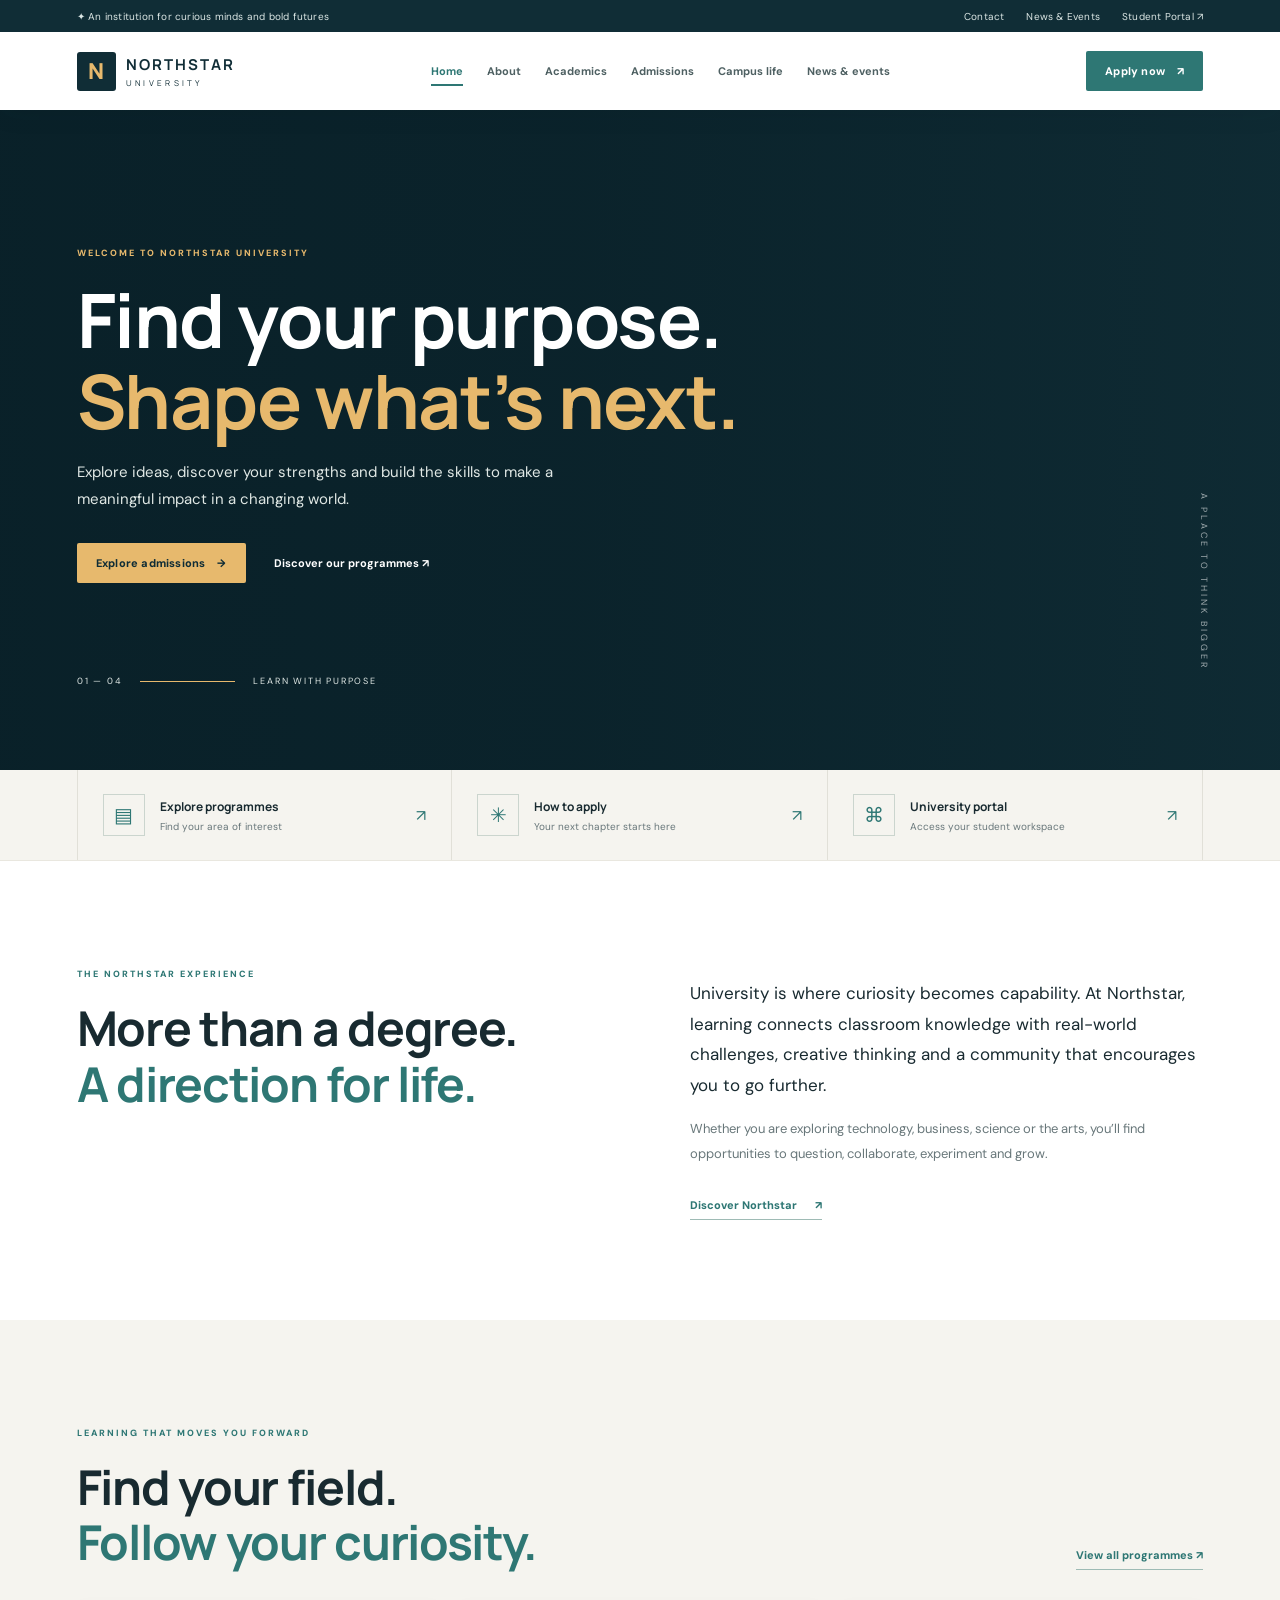
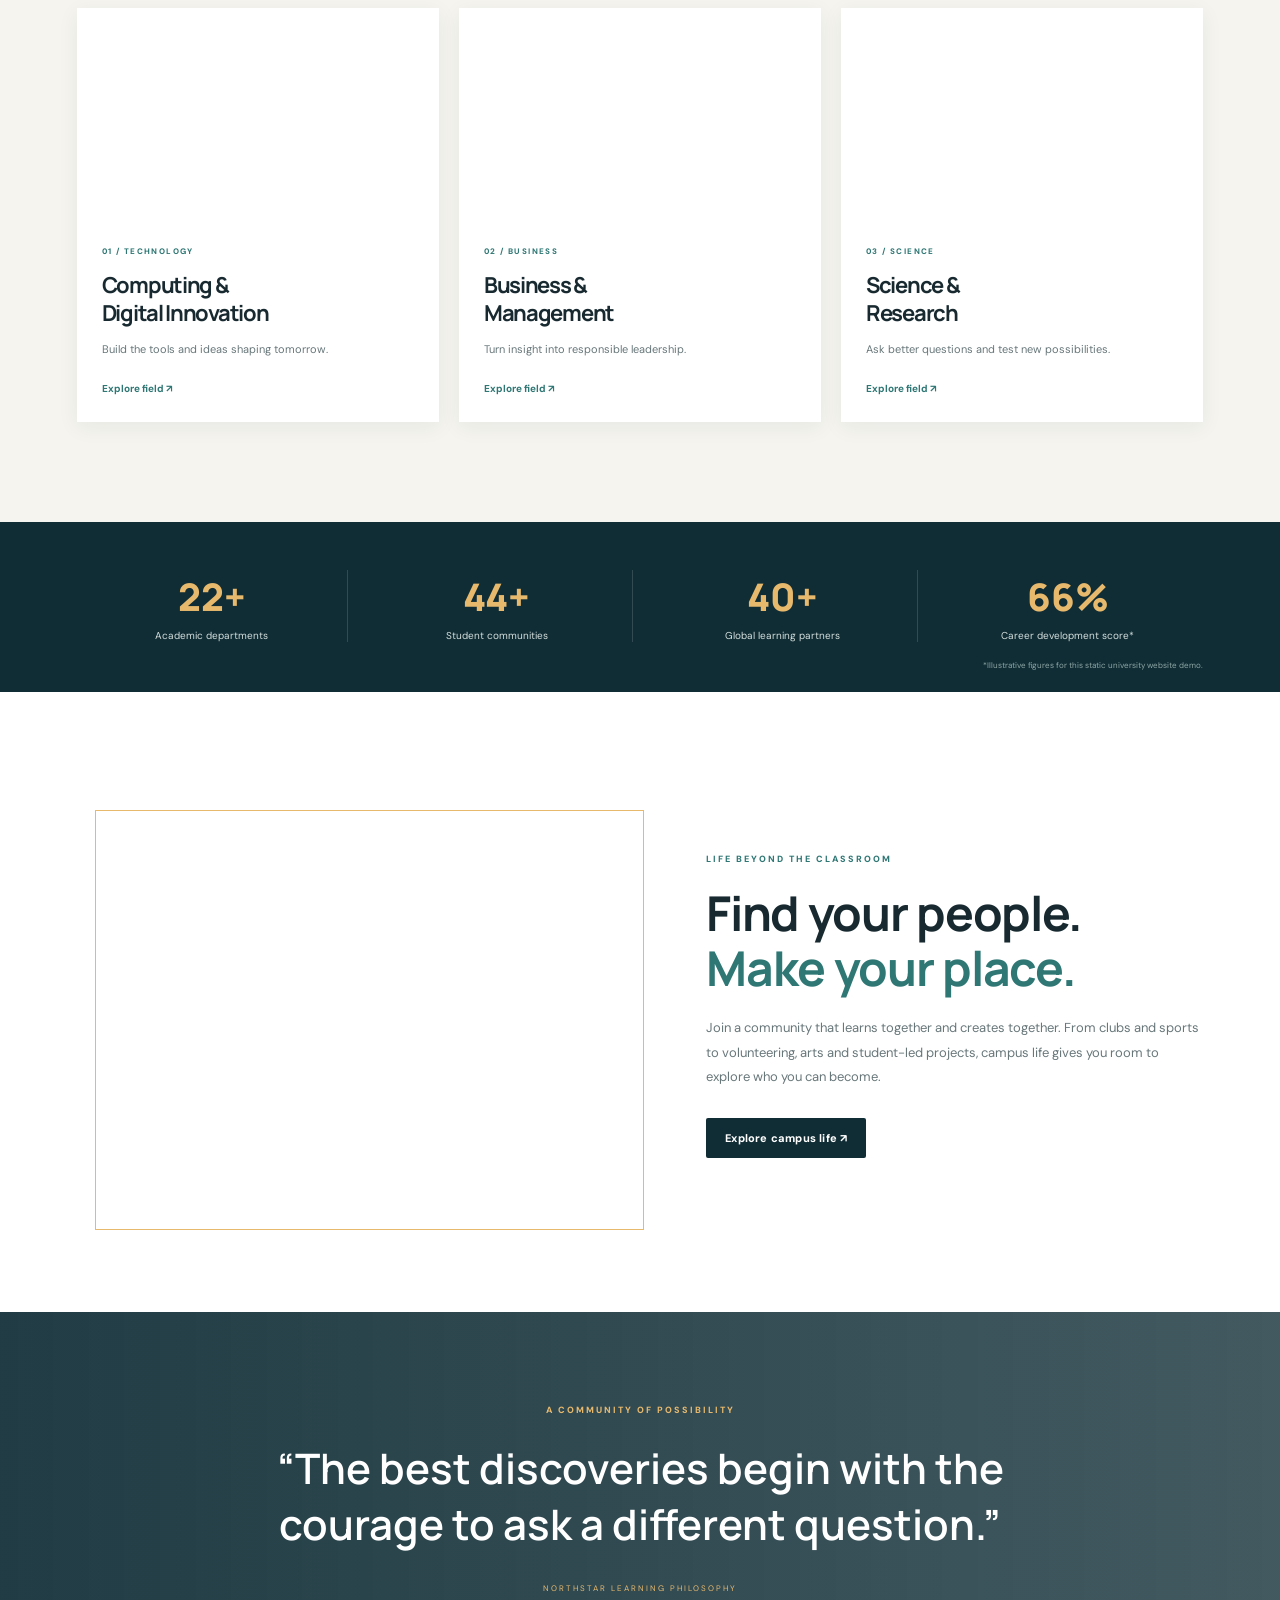
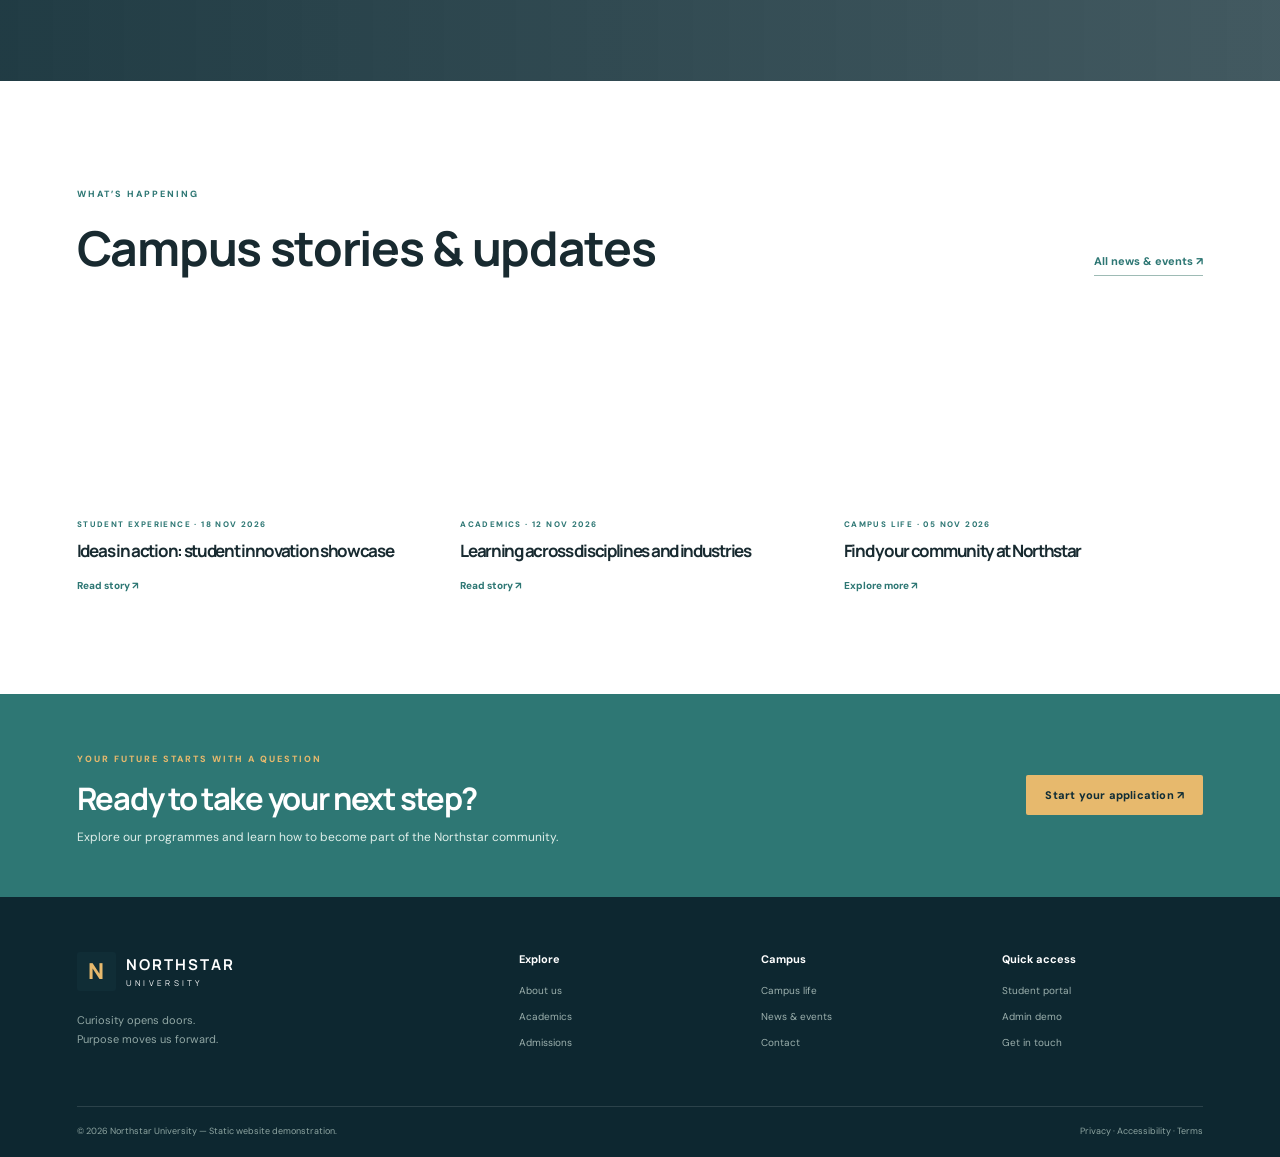
<file: university_portal_website/index.html>
<!DOCTYPE html>
<html lang="en">
<head>
  <meta charset="UTF-8"><meta name="viewport" content="width=device-width, initial-scale=1.0">
  <meta name="description" content="Northstar University — discover academic programmes, campus life, admissions and student services.">
  <title>Northstar University | Learn. Lead. Make a Difference.</title>
  <link rel="preconnect" href="https://fonts.googleapis.com"><link rel="preconnect" href="https://fonts.gstatic.com" crossorigin>
  <link href="https://fonts.googleapis.com/css2?family=DM+Sans:wght@400;500;600;700&family=Manrope:wght@400;500;600;700;800&display=swap" rel="stylesheet">
  <link rel="stylesheet" href="assets/css/style.css">
</head>
<body>
<header class="site-header">
  <div class="utility"><div class="container utility-inner"><span>✦ An institution for curious minds and bold futures</span><div><a href="contact.html">Contact</a><a href="news.html">News & Events</a><a href="portal.html">Student Portal ↗</a></div></div></div>
  <div class="container nav-wrap">
    <a class="logo" href="index.html"><span class="logo-mark">N</span><span><b>NORTHSTAR</b><small>UNIVERSITY</small></span></a>
    <button class="mobile-menu" id="mobileMenu" aria-label="Open navigation">☰</button>
    <nav class="main-nav" id="mainNav">
      <a class="active" href="index.html">Home</a><a href="about.html">About</a><a href="academics.html">Academics</a><a href="admissions.html">Admissions</a><a href="campus-life.html">Campus life</a><a href="news.html">News & events</a>
    </nav>
    <a class="btn btn-primary nav-cta" href="admissions.html">Apply now <span>↗</span></a>
  </div>
</header>
<main>
  <section class="hero hero-home">
    <div class="hero-image"></div><div class="hero-shade"></div>
    <div class="container hero-content reveal">
      <span class="eyebrow light">WELCOME TO NORTHSTAR UNIVERSITY</span>
      <h1>Find your purpose.<br><em>Shape what’s next.</em></h1>
      <p>Explore ideas, discover your strengths and build the skills to make a meaningful impact in a changing world.</p>
      <div class="hero-actions"><a class="btn btn-gold" href="admissions.html">Explore admissions <span>→</span></a><a class="text-link light-link" href="academics.html">Discover our programmes ↗</a></div>
      <div class="hero-bottom"><span>01 — 04</span><span class="hero-line"></span><span>LEARN WITH PURPOSE</span></div>
    </div>
    <div class="hero-side-note">A PLACE TO THINK BIGGER</div>
  </section>
  <section class="quick-band"><div class="container quick-grid"><a href="academics.html"><span class="quick-icon">▤</span><span><b>Explore programmes</b><small>Find your area of interest</small></span><i>↗</i></a><a href="admissions.html"><span class="quick-icon">✳</span><span><b>How to apply</b><small>Your next chapter starts here</small></span><i>↗</i></a><a href="portal.html"><span class="quick-icon">⌘</span><span><b>University portal</b><small>Access your student workspace</small></span><i>↗</i></a></div></section>
  <section class="section intro-section"><div class="container intro-grid"><div class="section-kicker reveal"><span class="eyebrow">THE NORTHSTAR EXPERIENCE</span><h2>More than a degree.<br><em>A direction for life.</em></h2></div><div class="intro-copy reveal"><p class="lead">University is where curiosity becomes capability. At Northstar, learning connects classroom knowledge with real-world challenges, creative thinking and a community that encourages you to go further.</p><p>Whether you are exploring technology, business, science or the arts, you’ll find opportunities to question, collaborate, experiment and grow.</p><a class="arrow-link" href="about.html">Discover Northstar <span>↗</span></a></div></div></section>
  <section class="section programme-section"><div class="container"><div class="section-heading reveal"><div><span class="eyebrow">LEARNING THAT MOVES YOU FORWARD</span><h2>Find your field.<br><em>Follow your curiosity.</em></h2></div><a class="arrow-link" href="academics.html">View all programmes ↗</a></div>
    <div class="programme-grid">
      <a class="programme-card reveal" href="academics.html#technology"><div class="programme-img img-tech"></div><div class="programme-info"><span>01 / TECHNOLOGY</span><h3>Computing &<br>Digital Innovation</h3><p>Build the tools and ideas shaping tomorrow.</p><b>Explore field ↗</b></div></a>
      <a class="programme-card reveal" href="academics.html#business"><div class="programme-img img-business"></div><div class="programme-info"><span>02 / BUSINESS</span><h3>Business &<br>Management</h3><p>Turn insight into responsible leadership.</p><b>Explore field ↗</b></div></a>
      <a class="programme-card reveal" href="academics.html#science"><div class="programme-img img-science"></div><div class="programme-info"><span>03 / SCIENCE</span><h3>Science &<br>Research</h3><p>Ask better questions and test new possibilities.</p><b>Explore field ↗</b></div></a>
    </div></div></section>
  <section class="stats-band"><div class="container stats-grid"><div><strong data-count="24">0</strong><span>Academic departments</span></div><div><strong data-count="65">0</strong><span>Student communities</span></div><div><strong data-count="40">0</strong><span>Global learning partners</span></div><div><strong data-count="92">0</strong><span>Career development score*</span></div></div><p class="container stat-note">*Illustrative figures for this static university website demo.</p></section>
  <section class="section campus-section"><div class="container campus-grid"><div class="campus-photo reveal"></div><div class="campus-copy reveal"><span class="eyebrow">LIFE BEYOND THE CLASSROOM</span><h2>Find your people.<br><em>Make your place.</em></h2><p>Join a community that learns together and creates together. From clubs and sports to volunteering, arts and student-led projects, campus life gives you room to explore who you can become.</p><a class="btn btn-dark" href="campus-life.html">Explore campus life ↗</a></div></div></section>
  <section class="quote-section"><div class="container quote-inner reveal"><span class="eyebrow light">A COMMUNITY OF POSSIBILITY</span><blockquote>“The best discoveries begin with the courage to ask a different question.”</blockquote><span class="quote-credit">NORTHSTAR LEARNING PHILOSOPHY</span></div></section>
  <section class="section news-section"><div class="container"><div class="section-heading"><div><span class="eyebrow">WHAT’S HAPPENING</span><h2>Campus stories & updates</h2></div><a class="arrow-link" href="news.html">All news & events ↗</a></div><div class="news-grid"><article class="news-card"><div class="news-img news-one"></div><span>STUDENT EXPERIENCE · 18 NOV 2026</span><h3>Ideas in action: student innovation showcase</h3><a href="news.html">Read story ↗</a></article><article class="news-card"><div class="news-img news-two"></div><span>ACADEMICS · 12 NOV 2026</span><h3>Learning across disciplines and industries</h3><a href="news.html">Read story ↗</a></article><article class="news-card"><div class="news-img news-three"></div><span>CAMPUS LIFE · 05 NOV 2026</span><h3>Find your community at Northstar</h3><a href="campus-life.html">Explore more ↗</a></article></div></div></section>
  <section class="cta-section"><div class="container cta-inner"><div><span class="eyebrow light">YOUR FUTURE STARTS WITH A QUESTION</span><h2>Ready to take your next step?</h2><p>Explore our programmes and learn how to become part of the Northstar community.</p></div><a class="btn btn-gold" href="admissions.html">Start your application ↗</a></div></section>
</main>
<footer class="site-footer"><div class="container footer-main"><div><a class="logo footer-logo" href="index.html"><span class="logo-mark">N</span><span><b>NORTHSTAR</b><small>UNIVERSITY</small></span></a><p>Curiosity opens doors.<br>Purpose moves us forward.</p></div><div><b>Explore</b><a href="about.html">About us</a><a href="academics.html">Academics</a><a href="admissions.html">Admissions</a></div><div><b>Campus</b><a href="campus-life.html">Campus life</a><a href="news.html">News & events</a><a href="contact.html">Contact</a></div><div><b>Quick access</b><a href="portal.html">Student portal</a><a href="portal.html#admin">Admin demo</a><a href="contact.html">Get in touch</a></div></div><div class="container footer-bottom"><span>© 2026 Northstar University — Static website demonstration.</span><span>Privacy · Accessibility · Terms</span></div></footer>
<script src="assets/js/main.js"></script>
</body></html>
</file>
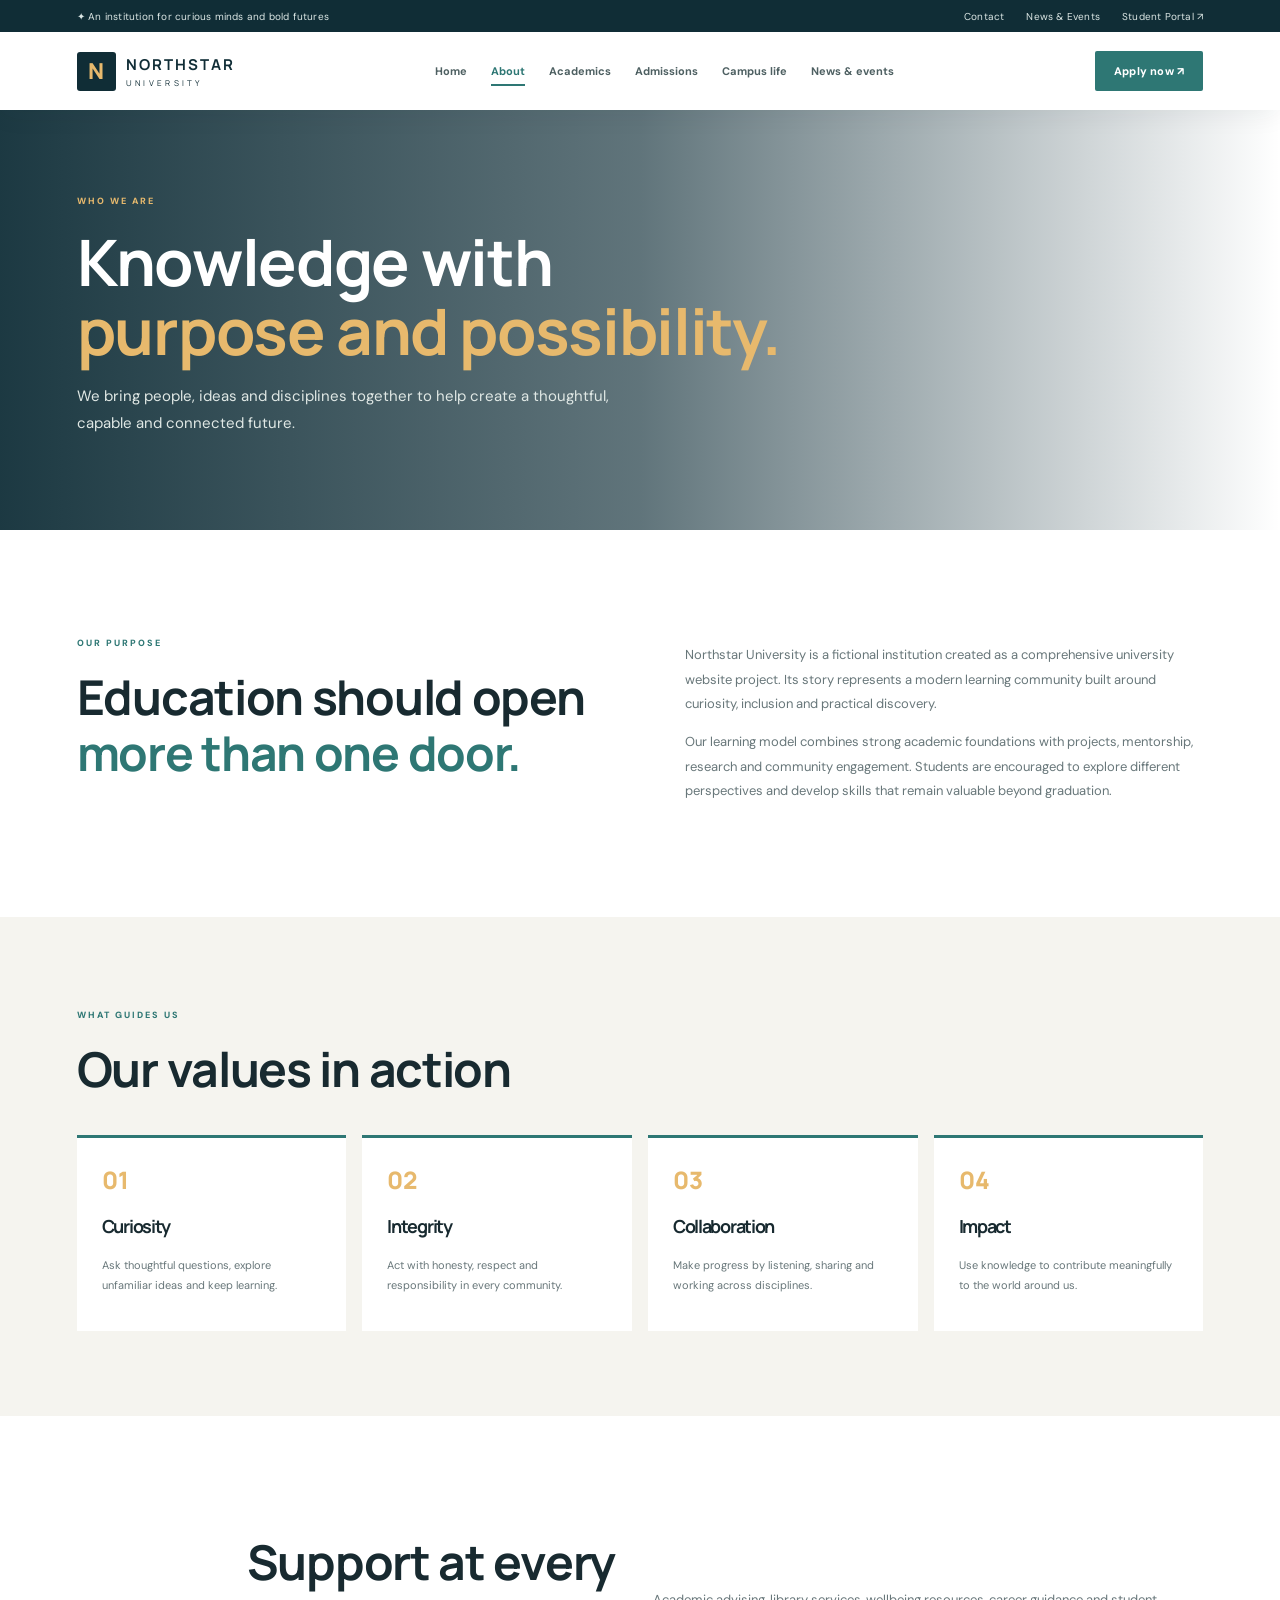
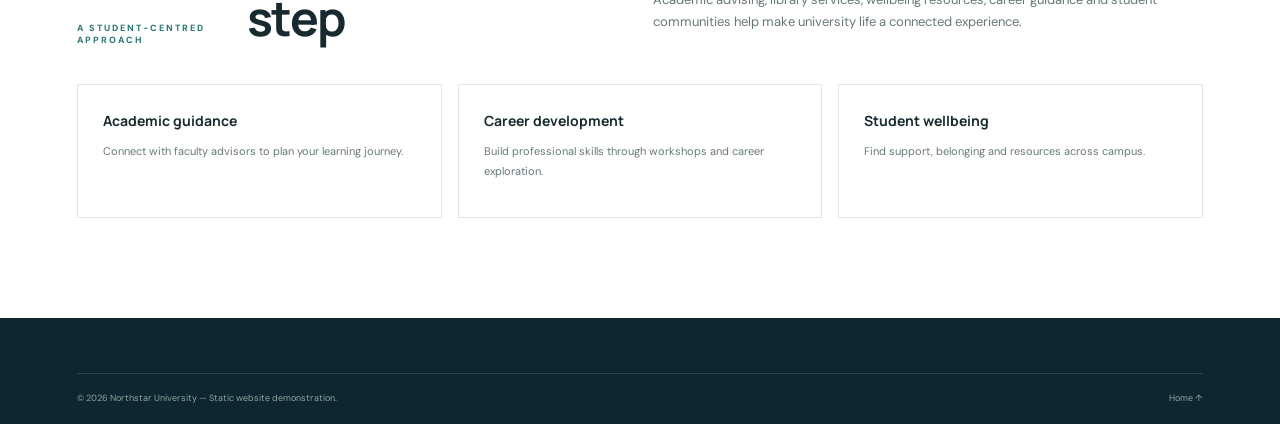
<file: university_portal_website/about.html>
<!DOCTYPE html><html lang="en"><head><meta charset="UTF-8"><meta name="viewport" content="width=device-width,initial-scale=1"><title>About | Northstar University</title><link rel="stylesheet" href="assets/css/style.css"></head><body>
<header class="site-header"><div class="utility"><div class="container utility-inner"><span>✦ An institution for curious minds and bold futures</span><div><a href="contact.html">Contact</a><a href="news.html">News & Events</a><a href="portal.html">Student Portal ↗</a></div></div></div><div class="container nav-wrap"><a class="logo" href="index.html"><span class="logo-mark">N</span><span><b>NORTHSTAR</b><small>UNIVERSITY</small></span></a><button class="mobile-menu" id="mobileMenu">☰</button><nav class="main-nav" id="mainNav"><a href="index.html">Home</a><a class="active" href="about.html">About</a><a href="academics.html">Academics</a><a href="admissions.html">Admissions</a><a href="campus-life.html">Campus life</a><a href="news.html">News & events</a></nav><a class="btn btn-primary nav-cta" href="admissions.html">Apply now ↗</a></div></header>
<main><section class="page-hero about-hero"><div class="container reveal"><span class="eyebrow light">WHO WE ARE</span><h1>Knowledge with<br><em>purpose and possibility.</em></h1><p>We bring people, ideas and disciplines together to help create a thoughtful, capable and connected future.</p></div></section>
<section class="section"><div class="container two-col"><div><span class="eyebrow">OUR PURPOSE</span><h2>Education should open<br><em>more than one door.</em></h2></div><div class="prose"><p class="lead">Northstar University is a fictional institution created as a comprehensive university website project. Its story represents a modern learning community built around curiosity, inclusion and practical discovery.</p><p>Our learning model combines strong academic foundations with projects, mentorship, research and community engagement. Students are encouraged to explore different perspectives and develop skills that remain valuable beyond graduation.</p></div></div></section>
<section class="values-section"><div class="container"><div class="section-heading"><div><span class="eyebrow">WHAT GUIDES US</span><h2>Our values in action</h2></div></div><div class="value-grid"><article><span>01</span><h3>Curiosity</h3><p>Ask thoughtful questions, explore unfamiliar ideas and keep learning.</p></article><article><span>02</span><h3>Integrity</h3><p>Act with honesty, respect and responsibility in every community.</p></article><article><span>03</span><h3>Collaboration</h3><p>Make progress by listening, sharing and working across disciplines.</p></article><article><span>04</span><h3>Impact</h3><p>Use knowledge to contribute meaningfully to the world around us.</p></article></div></div></section>
<section class="section"><div class="container"><div class="section-heading"><span class="eyebrow">A STUDENT-CENTRED APPROACH</span><h2>Support at every step</h2><p>Academic advising, library services, wellbeing resources, career guidance and student communities help make university life a connected experience.</p></div><div class="info-cards"><article class="info-card"><b>Academic guidance</b><p>Connect with faculty advisors to plan your learning journey.</p></article><article class="info-card"><b>Career development</b><p>Build professional skills through workshops and career exploration.</p></article><article class="info-card"><b>Student wellbeing</b><p>Find support, belonging and resources across campus.</p></article></div></div></section></main>
<footer class="site-footer"><div class="container footer-bottom"><span>© 2026 Northstar University — Static website demonstration.</span><a href="index.html">Home ↑</a></div></footer><script src="assets/js/main.js"></script></body></html>
</file>
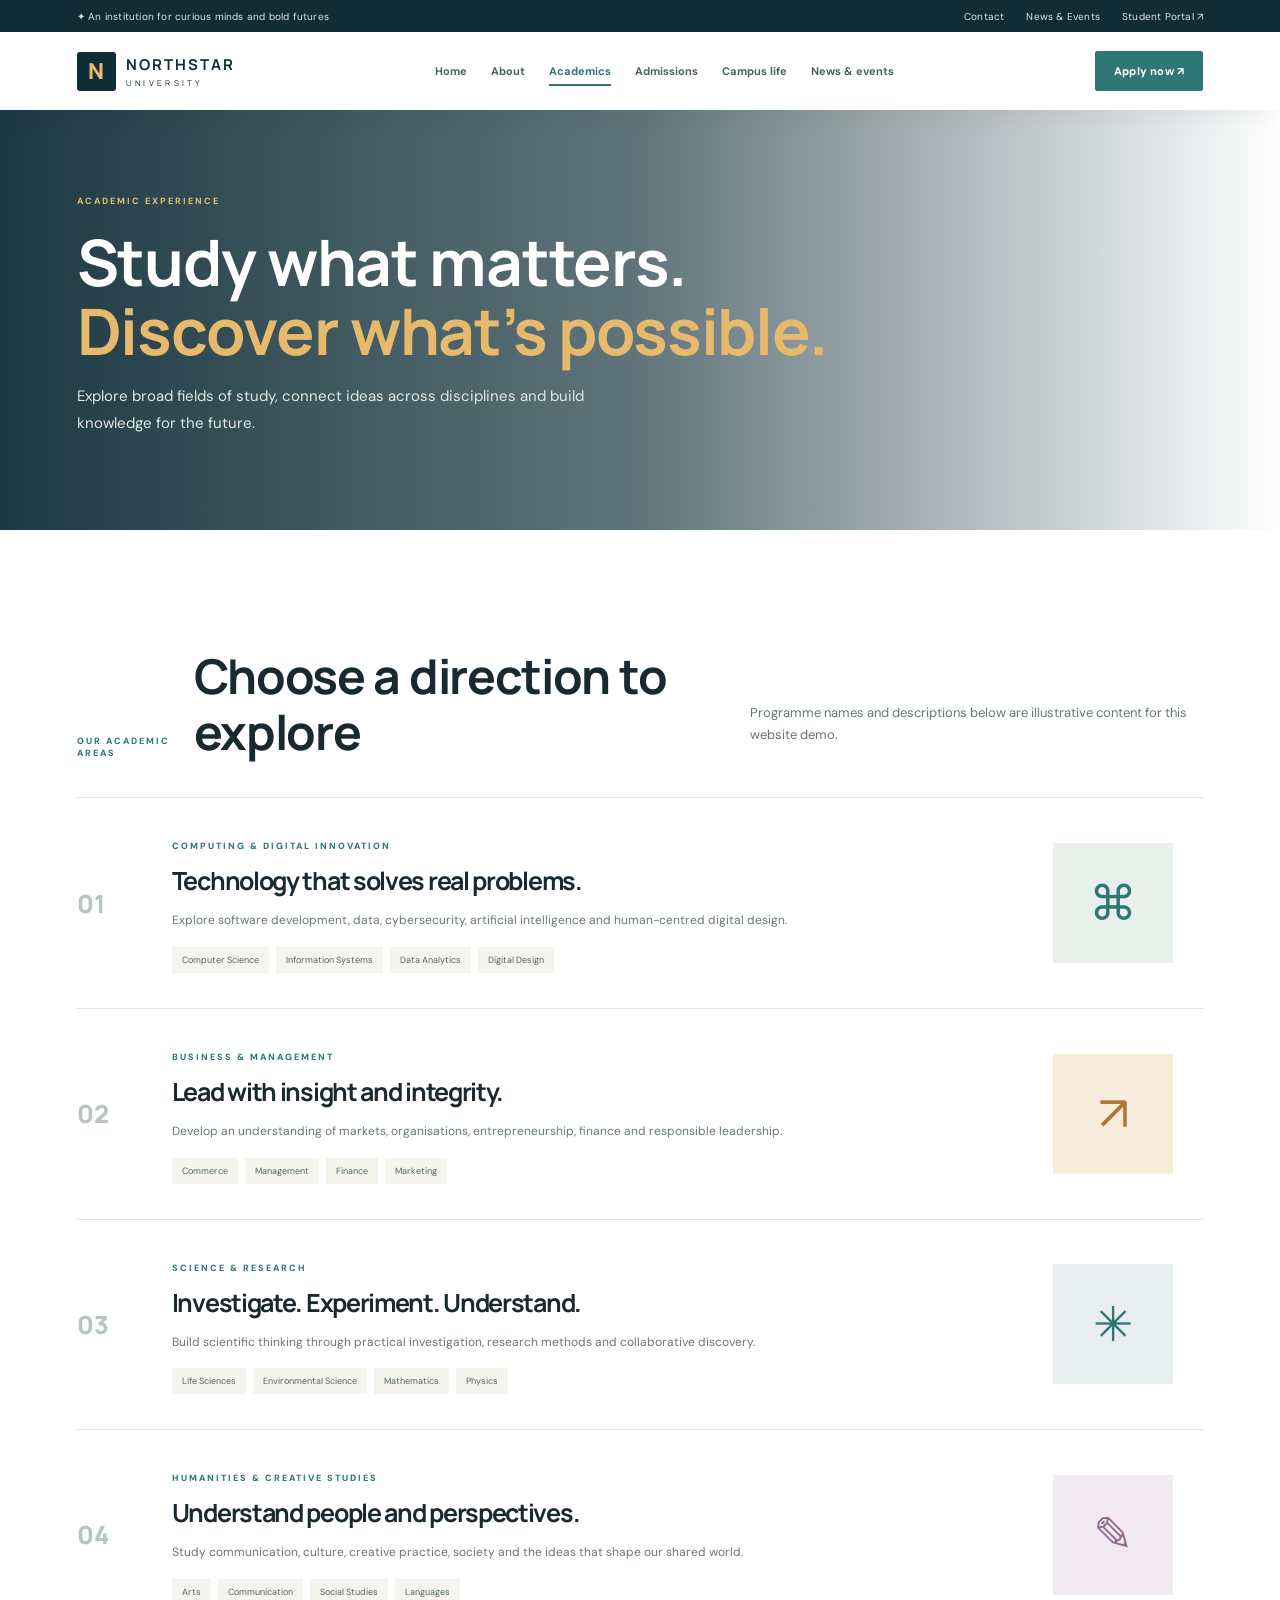
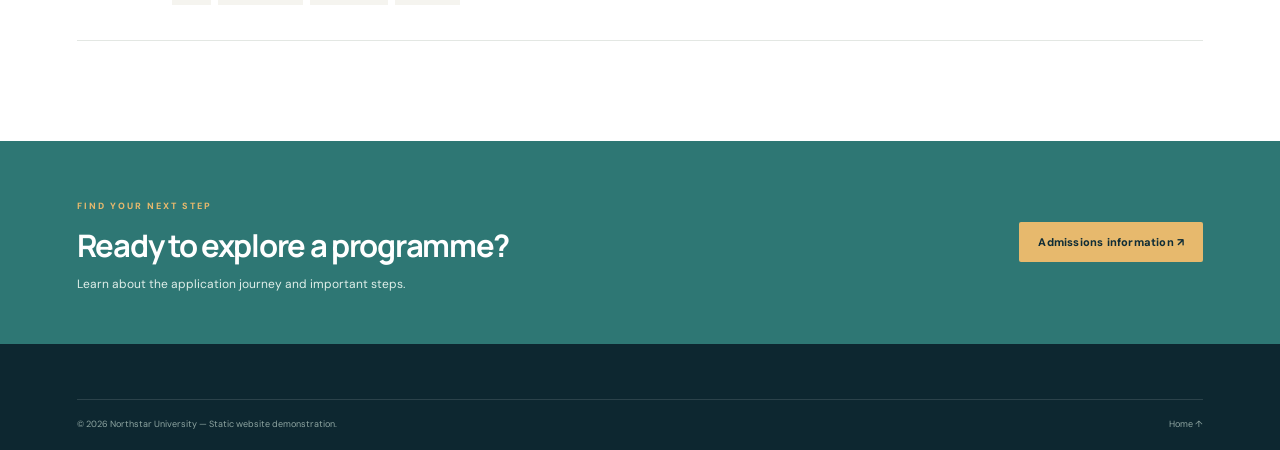
<file: university_portal_website/academics.html>
<!DOCTYPE html><html lang="en"><head><meta charset="UTF-8"><meta name="viewport" content="width=device-width,initial-scale=1"><title>Academics | Northstar University</title><link rel="stylesheet" href="assets/css/style.css"></head><body>
<header class="site-header"><div class="utility"><div class="container utility-inner"><span>✦ An institution for curious minds and bold futures</span><div><a href="contact.html">Contact</a><a href="news.html">News & Events</a><a href="portal.html">Student Portal ↗</a></div></div></div><div class="container nav-wrap"><a class="logo" href="index.html"><span class="logo-mark">N</span><span><b>NORTHSTAR</b><small>UNIVERSITY</small></span></a><button class="mobile-menu" id="mobileMenu">☰</button><nav class="main-nav" id="mainNav"><a href="index.html">Home</a><a href="about.html">About</a><a class="active" href="academics.html">Academics</a><a href="admissions.html">Admissions</a><a href="campus-life.html">Campus life</a><a href="news.html">News & events</a></nav><a class="btn btn-primary nav-cta" href="admissions.html">Apply now ↗</a></div></header>
<main><section class="page-hero academics-hero"><div class="container reveal"><span class="eyebrow light">ACADEMIC EXPERIENCE</span><h1>Study what matters.<br><em>Discover what’s possible.</em></h1><p>Explore broad fields of study, connect ideas across disciplines and build knowledge for the future.</p></div></section>
<section class="section"><div class="container"><div class="section-heading"><span class="eyebrow">OUR ACADEMIC AREAS</span><h2>Choose a direction to explore</h2><p>Programme names and descriptions below are illustrative content for this website demo.</p></div>
<div class="academic-list"><article id="technology" class="academic-item"><div class="academic-number">01</div><div><span class="eyebrow">COMPUTING & DIGITAL INNOVATION</span><h2>Technology that solves real problems.</h2><p>Explore software development, data, cybersecurity, artificial intelligence and human-centred digital design.</p><div class="tag-row"><span>Computer Science</span><span>Information Systems</span><span>Data Analytics</span><span>Digital Design</span></div></div><div class="academic-art art-one">⌘</div></article>
<article id="business" class="academic-item"><div class="academic-number">02</div><div><span class="eyebrow">BUSINESS & MANAGEMENT</span><h2>Lead with insight and integrity.</h2><p>Develop an understanding of markets, organisations, entrepreneurship, finance and responsible leadership.</p><div class="tag-row"><span>Commerce</span><span>Management</span><span>Finance</span><span>Marketing</span></div></div><div class="academic-art art-two">↗</div></article>
<article id="science" class="academic-item"><div class="academic-number">03</div><div><span class="eyebrow">SCIENCE & RESEARCH</span><h2>Investigate. Experiment. Understand.</h2><p>Build scientific thinking through practical investigation, research methods and collaborative discovery.</p><div class="tag-row"><span>Life Sciences</span><span>Environmental Science</span><span>Mathematics</span><span>Physics</span></div></div><div class="academic-art art-three">✳</div></article>
<article class="academic-item"><div class="academic-number">04</div><div><span class="eyebrow">HUMANITIES & CREATIVE STUDIES</span><h2>Understand people and perspectives.</h2><p>Study communication, culture, creative practice, society and the ideas that shape our shared world.</p><div class="tag-row"><span>Arts</span><span>Communication</span><span>Social Studies</span><span>Languages</span></div></div><div class="academic-art art-four">✎</div></article></div></div></section>
<section class="cta-section"><div class="container cta-inner"><div><span class="eyebrow light">FIND YOUR NEXT STEP</span><h2>Ready to explore a programme?</h2><p>Learn about the application journey and important steps.</p></div><a class="btn btn-gold" href="admissions.html">Admissions information ↗</a></div></section></main>
<footer class="site-footer"><div class="container footer-bottom"><span>© 2026 Northstar University — Static website demonstration.</span><a href="index.html">Home ↑</a></div></footer><script src="assets/js/main.js"></script></body></html>
</file>
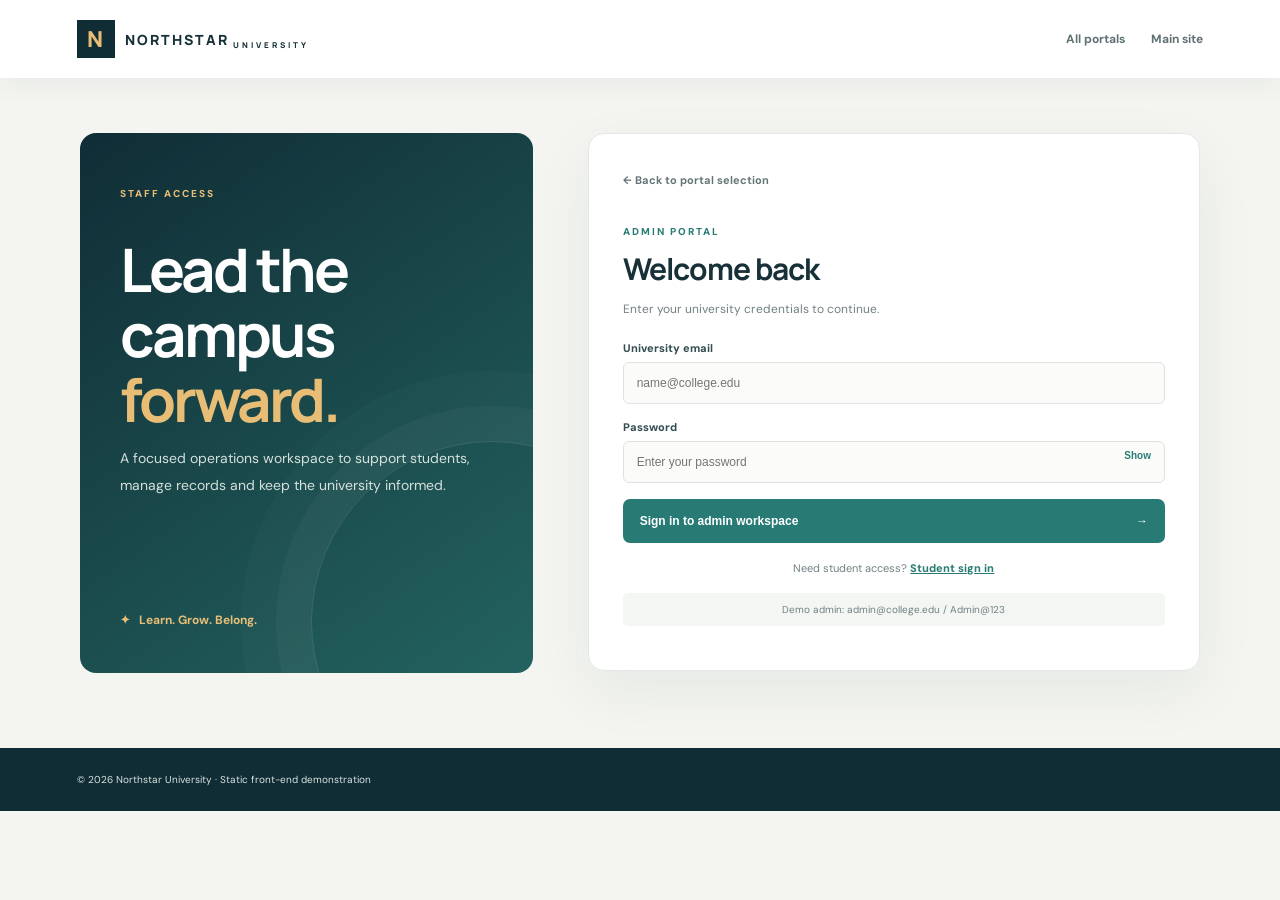
<file: university_portal_website/admin-dashboard.html>
<!doctype html><html lang="en"><head><meta charset="utf-8"><meta name="viewport" content="width=device-width,initial-scale=1"><title>Admin workspace | Northstar University</title><link rel="stylesheet" href="assets/css/portal.css"><link rel="stylesheet" href="assets/css/dashboard.css"></head><body data-role="admin"><header class="dash-top"><a class="brand" href="index.html"><span>N</span> NORTHSTAR <small>UNIVERSITY</small></a><div class="top-right"><span class="role-pill">ADMIN</span><button id="logout" class="logout">Sign out ↗</button></div></header><div class="layout"><aside class="sidebar"><div class="user-mini"><div class="avatar" id="avatar">NS</div><b id="userName">Loading...</b><small id="userMeta">Northstar University</small></div><div class="side-caption">WORKSPACE</div><nav id="sideNav"><button class="nav-item active" data-view="overview">▦ &nbsp; Overview</button><button class="nav-item" data-view="students">♙ &nbsp; Student directory</button><button class="nav-item" data-view="approvals">✓ &nbsp; Account approvals</button><button class="nav-item" data-view="announcements">✎ &nbsp; Announcements</button><button class="nav-item" data-view="reports">▤ &nbsp; Reports</button></nav><a class="back-site" href="index.html">↗ Main university website</a></aside><main class="dash-main"><div class="dash-heading"><div><span class="eyebrow">ADMIN DASHBOARD</span><h1 id="pageTitle">Overview</h1><p id="pageDesc">Your university at a glance.</p></div><div class="date-chip" id="today"></div></div><div id="content" class="content"></div></main></div><div id="toast" class="toast"></div><script src="assets/js/dashboard.js"></script></body></html>
</file>
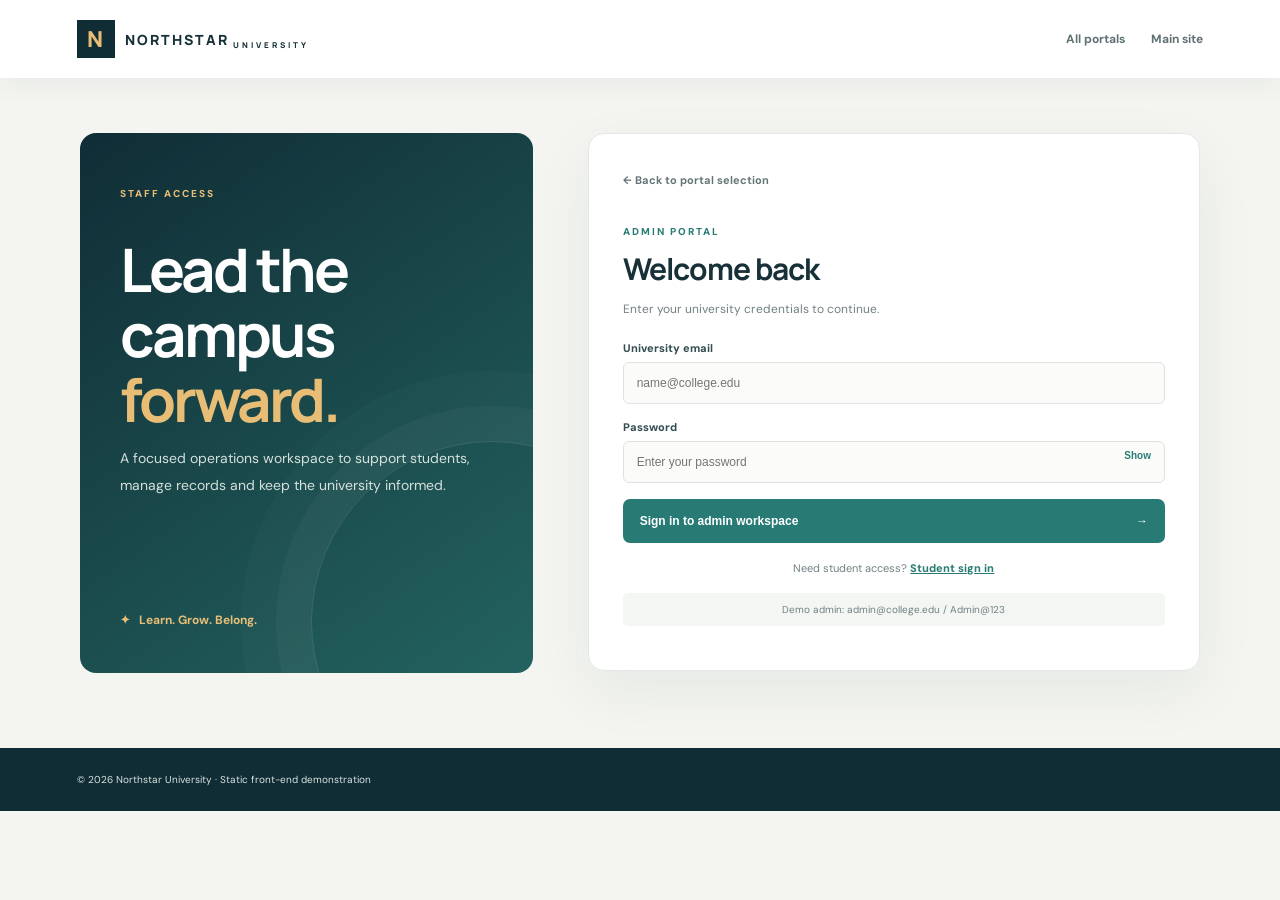
<file: university_portal_website/admin-login.html>
<!doctype html><html lang="en"><head><meta charset="utf-8"><meta name="viewport" content="width=device-width,initial-scale=1"><title>Administrator sign in | Northstar University</title><link rel="stylesheet" href="assets/css/portal.css"><link rel="stylesheet" href="assets/css/auth.css"></head><body><header class="top"><a class="brand" href="index.html"><span>N</span> NORTHSTAR <small>UNIVERSITY</small></a><nav><a href="portal.html">All portals</a><a href="index.html">Main site</a></nav></header><main class="auth-wrap"><aside class="auth-side"><span class="eyebrow">STAFF ACCESS</span><h1>Lead the campus<br><i>forward.</i></h1><p>A focused operations workspace to support students, manage records and keep the university informed.</p><div class="side-note">✦ &nbsp; Learn. Grow. Belong.</div></aside><section class="auth-card"><a class="back" href="portal.html">← Back to portal selection</a><div class="auth-heading"><span class="eyebrow">ADMIN PORTAL</span><h2>Welcome back</h2><p>Enter your university credentials to continue.</p></div><form id="loginForm" novalidate data-role="admin"><label>University email<input id="email" type="email" autocomplete="username" placeholder="name@college.edu" required><small class="error" id="emailError"></small></label><label>Password<div class="password"><input id="password" type="password" autocomplete="current-password" placeholder="Enter your password" required><button type="button" id="togglePassword" aria-label="Show password">Show</button></div><small class="error" id="passwordError"></small></label><button class="submit" type="submit">Sign in to admin workspace <b>→</b></button><div class="alert" id="message" role="status"></div><p class="switch">Need student access? <a href="student-login.html">Student sign in</a></p><p class="demo">Demo admin: admin@college.edu / Admin@123</p></form></section></main><footer>© 2026 Northstar University · Static front-end demonstration</footer><script src="assets/js/auth.js"></script></body></html>
</file>
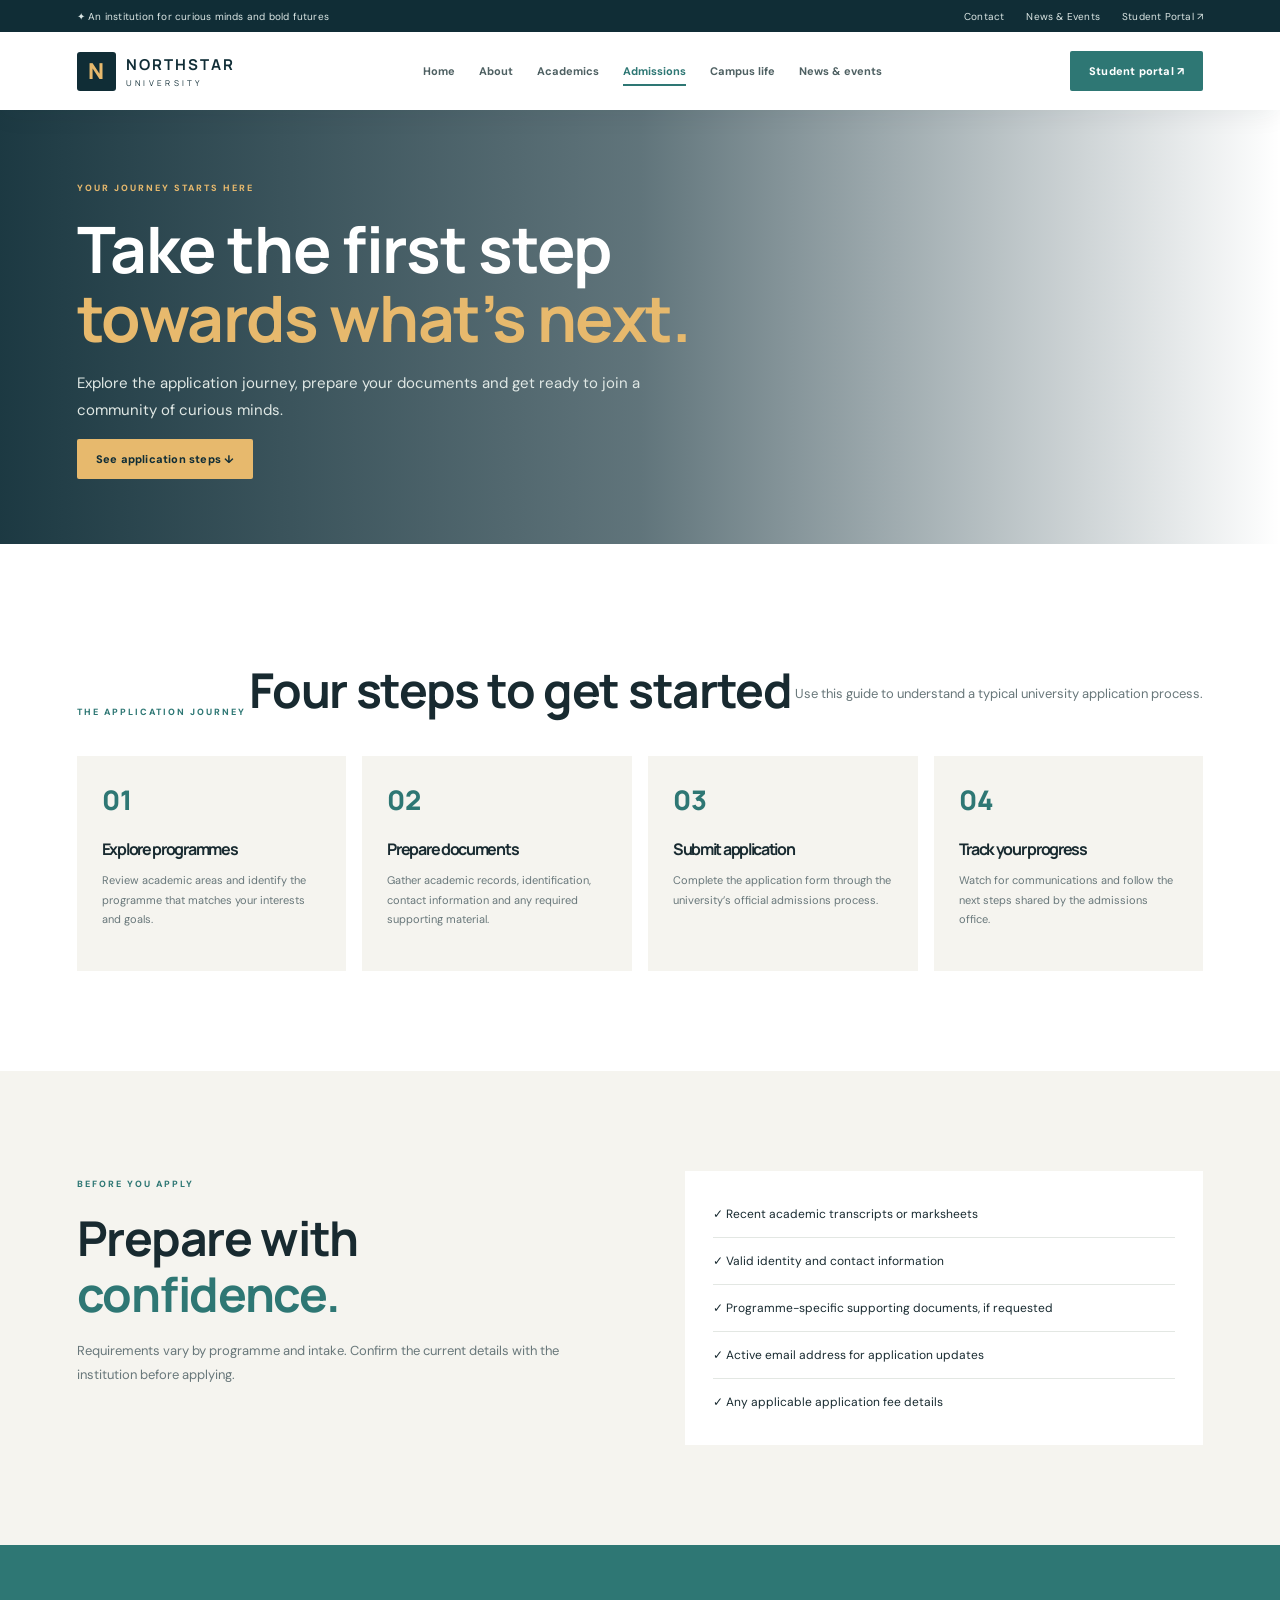
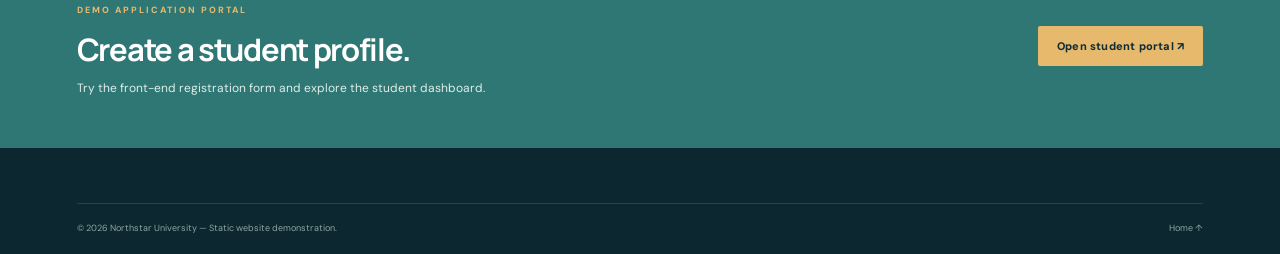
<file: university_portal_website/admissions.html>
<!DOCTYPE html><html lang="en"><head><meta charset="UTF-8"><meta name="viewport" content="width=device-width,initial-scale=1"><title>Admissions | Northstar University</title><link rel="stylesheet" href="assets/css/style.css"></head><body>
<header class="site-header"><div class="utility"><div class="container utility-inner"><span>✦ An institution for curious minds and bold futures</span><div><a href="contact.html">Contact</a><a href="news.html">News & Events</a><a href="portal.html">Student Portal ↗</a></div></div></div><div class="container nav-wrap"><a class="logo" href="index.html"><span class="logo-mark">N</span><span><b>NORTHSTAR</b><small>UNIVERSITY</small></span></a><button class="mobile-menu" id="mobileMenu">☰</button><nav class="main-nav" id="mainNav"><a href="index.html">Home</a><a href="about.html">About</a><a href="academics.html">Academics</a><a class="active" href="admissions.html">Admissions</a><a href="campus-life.html">Campus life</a><a href="news.html">News & events</a></nav><a class="btn btn-primary nav-cta" href="portal.html">Student portal ↗</a></div></header>
<main><section class="page-hero admissions-hero"><div class="container reveal"><span class="eyebrow light">YOUR JOURNEY STARTS HERE</span><h1>Take the first step<br><em>towards what’s next.</em></h1><p>Explore the application journey, prepare your documents and get ready to join a community of curious minds.</p><a class="btn btn-gold" href="#steps">See application steps ↓</a></div></section>
<section class="section" id="steps"><div class="container"><div class="section-heading"><span class="eyebrow">THE APPLICATION JOURNEY</span><h2>Four steps to get started</h2><p>Use this guide to understand a typical university application process.</p></div><div class="steps-grid"><article><span>01</span><h3>Explore programmes</h3><p>Review academic areas and identify the programme that matches your interests and goals.</p></article><article><span>02</span><h3>Prepare documents</h3><p>Gather academic records, identification, contact information and any required supporting material.</p></article><article><span>03</span><h3>Submit application</h3><p>Complete the application form through the university’s official admissions process.</p></article><article><span>04</span><h3>Track your progress</h3><p>Watch for communications and follow the next steps shared by the admissions office.</p></article></div></div></section>
<section class="section requirements-section"><div class="container two-col"><div><span class="eyebrow">BEFORE YOU APPLY</span><h2>Prepare with<br><em>confidence.</em></h2><p class="muted">Requirements vary by programme and intake. Confirm the current details with the institution before applying.</p></div><div class="panel-list"><div>✓ Recent academic transcripts or marksheets</div><div>✓ Valid identity and contact information</div><div>✓ Programme-specific supporting documents, if requested</div><div>✓ Active email address for application updates</div><div>✓ Any applicable application fee details</div></div></div></section>
<section class="cta-section"><div class="container cta-inner"><div><span class="eyebrow light">DEMO APPLICATION PORTAL</span><h2>Create a student profile.</h2><p>Try the front-end registration form and explore the student dashboard.</p></div><a class="btn btn-gold" href="portal.html">Open student portal ↗</a></div></section></main>
<footer class="site-footer"><div class="container footer-bottom"><span>© 2026 Northstar University — Static website demonstration.</span><a href="index.html">Home ↑</a></div></footer><script src="assets/js/main.js"></script></body></html>
</file>
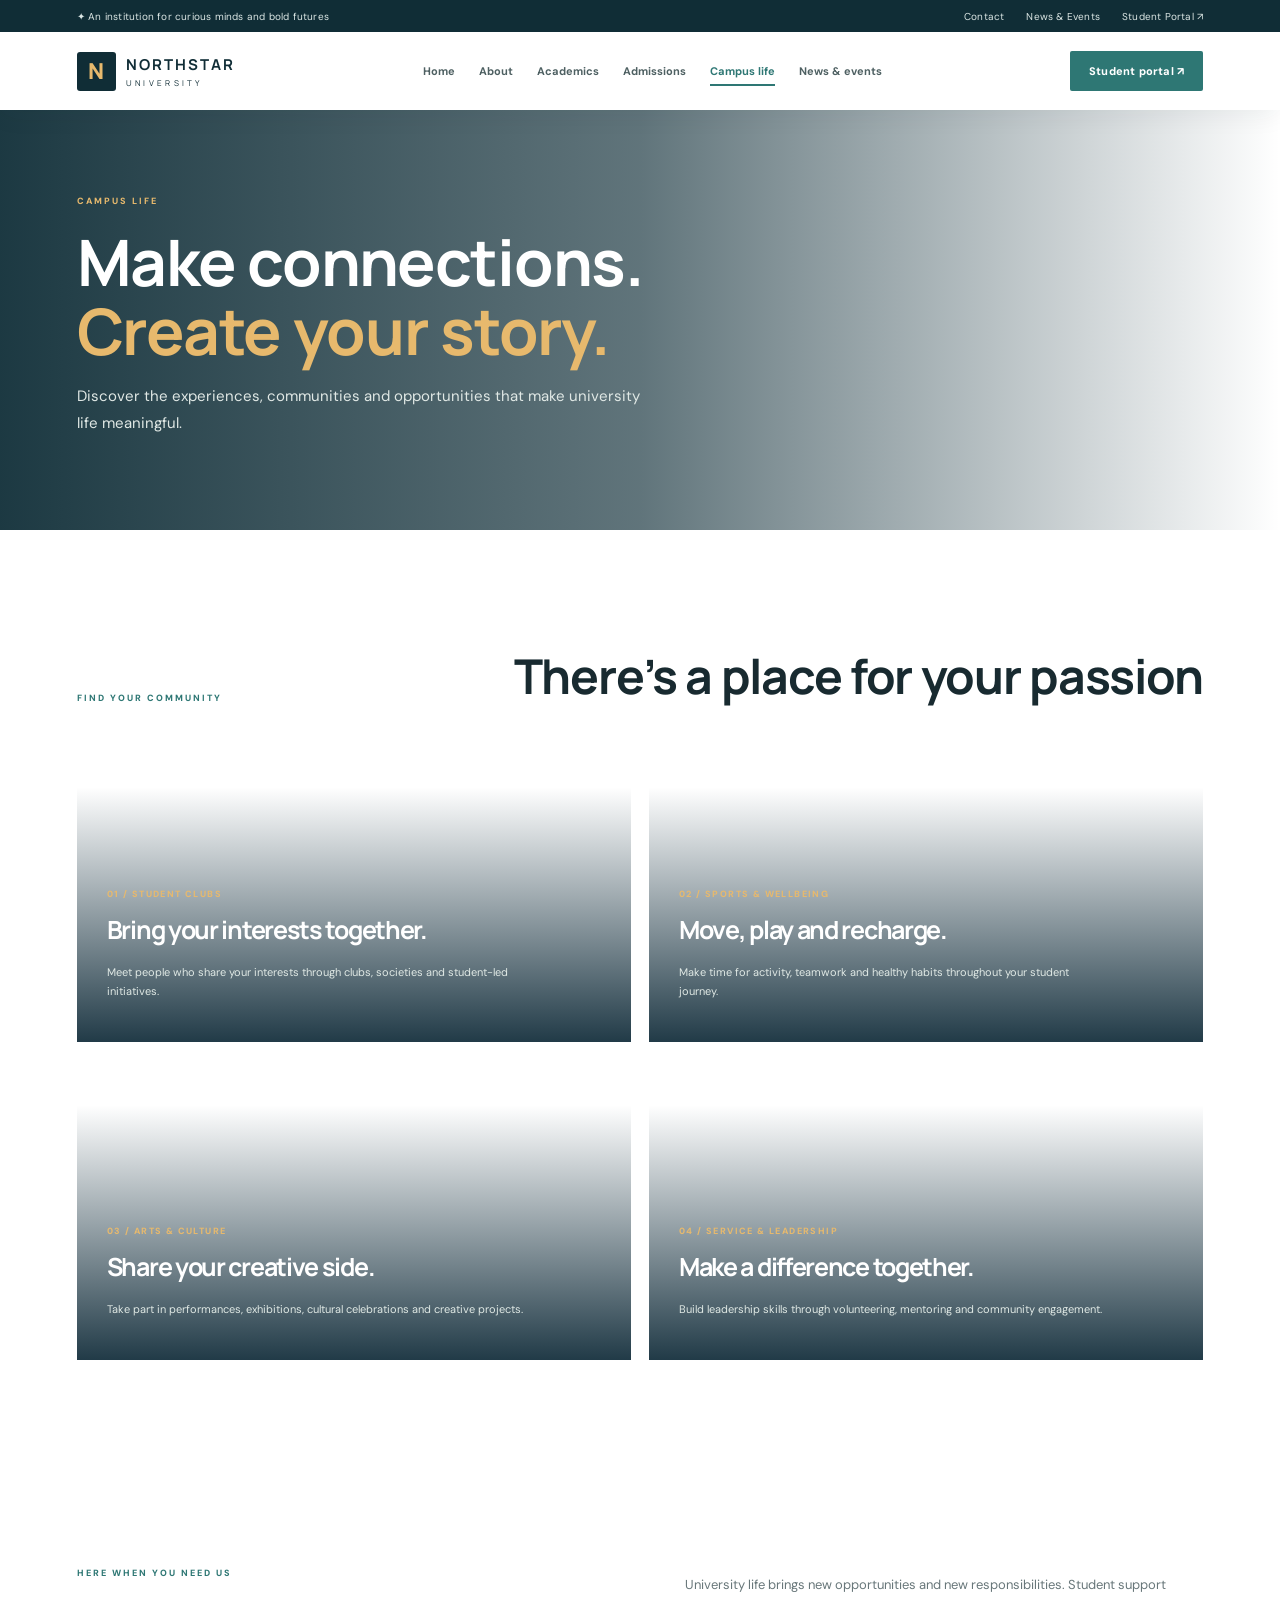
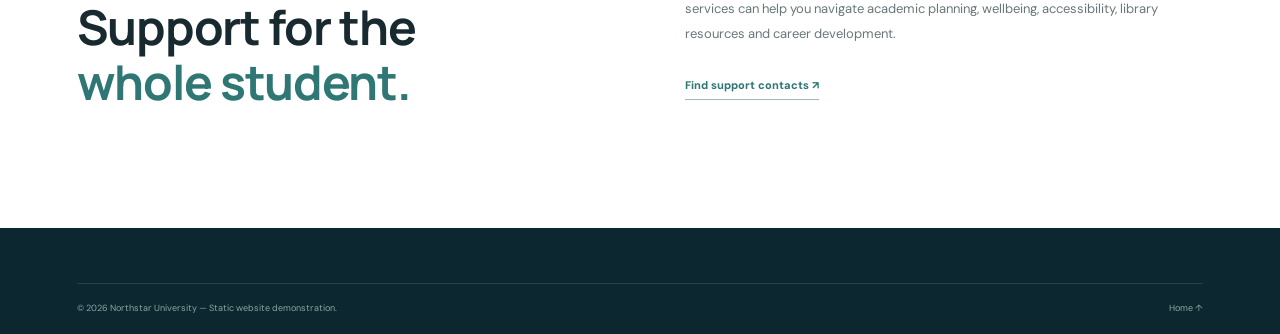
<file: university_portal_website/campus-life.html>
<!DOCTYPE html><html lang="en"><head><meta charset="UTF-8"><meta name="viewport" content="width=device-width,initial-scale=1"><title>Campus Life | Northstar University</title><link rel="stylesheet" href="assets/css/style.css"></head><body>
<header class="site-header"><div class="utility"><div class="container utility-inner"><span>✦ An institution for curious minds and bold futures</span><div><a href="contact.html">Contact</a><a href="news.html">News & Events</a><a href="portal.html">Student Portal ↗</a></div></div></div><div class="container nav-wrap"><a class="logo" href="index.html"><span class="logo-mark">N</span><span><b>NORTHSTAR</b><small>UNIVERSITY</small></span></a><button class="mobile-menu" id="mobileMenu">☰</button><nav class="main-nav" id="mainNav"><a href="index.html">Home</a><a href="about.html">About</a><a href="academics.html">Academics</a><a href="admissions.html">Admissions</a><a class="active" href="campus-life.html">Campus life</a><a href="news.html">News & events</a></nav><a class="btn btn-primary nav-cta" href="portal.html">Student portal ↗</a></div></header>
<main><section class="page-hero life-hero"><div class="container reveal"><span class="eyebrow light">CAMPUS LIFE</span><h1>Make connections.<br><em>Create your story.</em></h1><p>Discover the experiences, communities and opportunities that make university life meaningful.</p></div></section>
<section class="section"><div class="container"><div class="section-heading"><span class="eyebrow">FIND YOUR COMMUNITY</span><h2>There’s a place for your passion</h2></div><div class="life-grid"><article class="life-card life-a"><span>01 / STUDENT CLUBS</span><h3>Bring your interests together.</h3><p>Meet people who share your interests through clubs, societies and student-led initiatives.</p></article><article class="life-card life-b"><span>02 / SPORTS & WELLBEING</span><h3>Move, play and recharge.</h3><p>Make time for activity, teamwork and healthy habits throughout your student journey.</p></article><article class="life-card life-c"><span>03 / ARTS & CULTURE</span><h3>Share your creative side.</h3><p>Take part in performances, exhibitions, cultural celebrations and creative projects.</p></article><article class="life-card life-d"><span>04 / SERVICE & LEADERSHIP</span><h3>Make a difference together.</h3><p>Build leadership skills through volunteering, mentoring and community engagement.</p></article></div></div></section>
<section class="section wellbeing"><div class="container two-col"><div><span class="eyebrow">HERE WHEN YOU NEED US</span><h2>Support for the<br><em>whole student.</em></h2></div><div class="prose"><p>University life brings new opportunities and new responsibilities. Student support services can help you navigate academic planning, wellbeing, accessibility, library resources and career development.</p><a class="arrow-link" href="contact.html">Find support contacts ↗</a></div></div></section></main>
<footer class="site-footer"><div class="container footer-bottom"><span>© 2026 Northstar University — Static website demonstration.</span><a href="index.html">Home ↑</a></div></footer><script src="assets/js/main.js"></script></body></html>
</file>
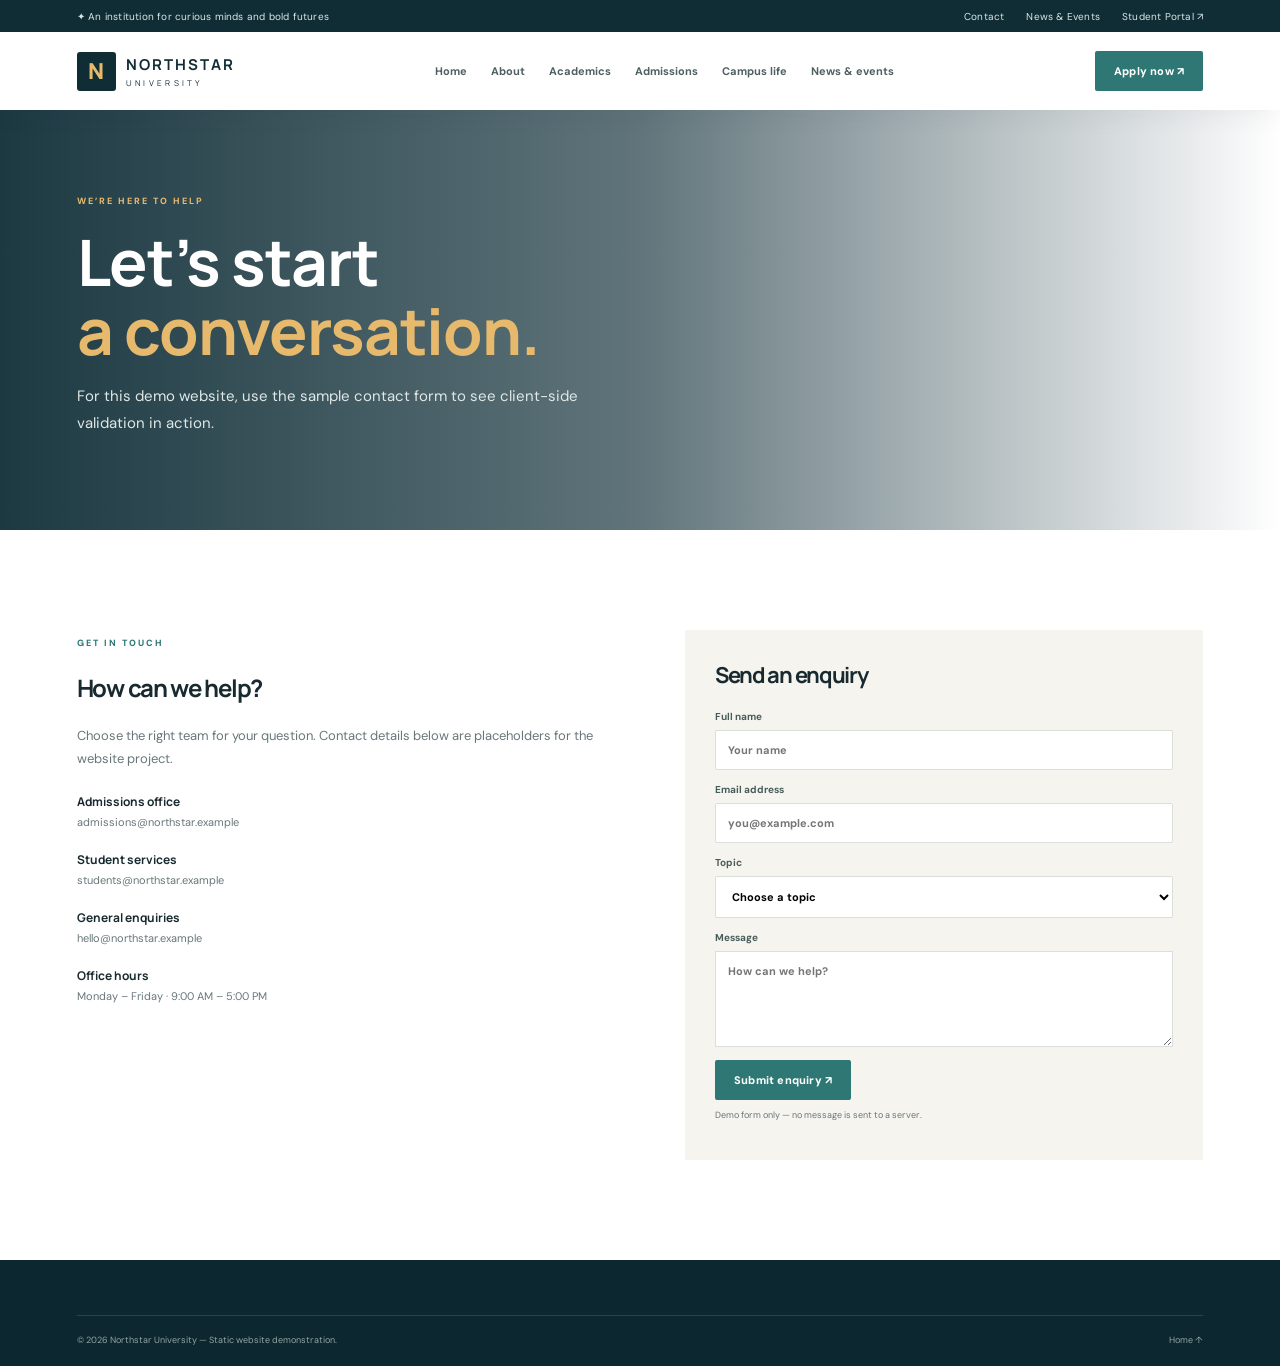
<file: university_portal_website/contact.html>
<!DOCTYPE html><html lang="en"><head><meta charset="UTF-8"><meta name="viewport" content="width=device-width,initial-scale=1"><title>Contact | Northstar University</title><link rel="stylesheet" href="assets/css/style.css"></head><body>
<header class="site-header"><div class="utility"><div class="container utility-inner"><span>✦ An institution for curious minds and bold futures</span><div><a class="active" href="contact.html">Contact</a><a href="news.html">News & Events</a><a href="portal.html">Student Portal ↗</a></div></div></div><div class="container nav-wrap"><a class="logo" href="index.html"><span class="logo-mark">N</span><span><b>NORTHSTAR</b><small>UNIVERSITY</small></span></a><button class="mobile-menu" id="mobileMenu">☰</button><nav class="main-nav" id="mainNav"><a href="index.html">Home</a><a href="about.html">About</a><a href="academics.html">Academics</a><a href="admissions.html">Admissions</a><a href="campus-life.html">Campus life</a><a href="news.html">News & events</a></nav><a class="btn btn-primary nav-cta" href="admissions.html">Apply now ↗</a></div></header>
<main><section class="page-hero contact-hero"><div class="container reveal"><span class="eyebrow light">WE’RE HERE TO HELP</span><h1>Let’s start<br><em>a conversation.</em></h1><p>For this demo website, use the sample contact form to see client-side validation in action.</p></div></section>
<section class="section"><div class="container contact-grid"><div><span class="eyebrow">GET IN TOUCH</span><h2>How can we help?</h2><p class="muted">Choose the right team for your question. Contact details below are placeholders for the website project.</p><div class="contact-detail"><b>Admissions office</b><span>admissions@northstar.example</span></div><div class="contact-detail"><b>Student services</b><span>students@northstar.example</span></div><div class="contact-detail"><b>General enquiries</b><span>hello@northstar.example</span></div><div class="contact-detail"><b>Office hours</b><span>Monday – Friday · 9:00 AM – 5:00 PM</span></div></div>
<form class="contact-form" id="contactForm" novalidate><h3>Send an enquiry</h3><label>Full name<input id="contactName" required placeholder="Your name"></label><label>Email address<input id="contactEmail" type="email" required placeholder="you@example.com"></label><label>Topic<select id="contactTopic"><option value="">Choose a topic</option><option>Admissions</option><option>Academic programmes</option><option>Student services</option><option>Other enquiry</option></select></label><label>Message<textarea id="contactMessage" rows="5" placeholder="How can we help?"></textarea></label><p class="form-error" id="contactError"></p><button class="btn btn-primary" type="submit">Submit enquiry ↗</button><p class="form-note">Demo form only — no message is sent to a server.</p></form></div></section></main>
<footer class="site-footer"><div class="container footer-bottom"><span>© 2026 Northstar University — Static website demonstration.</span><a href="index.html">Home ↑</a></div></footer><script src="assets/js/main.js"></script></body></html>
</file>
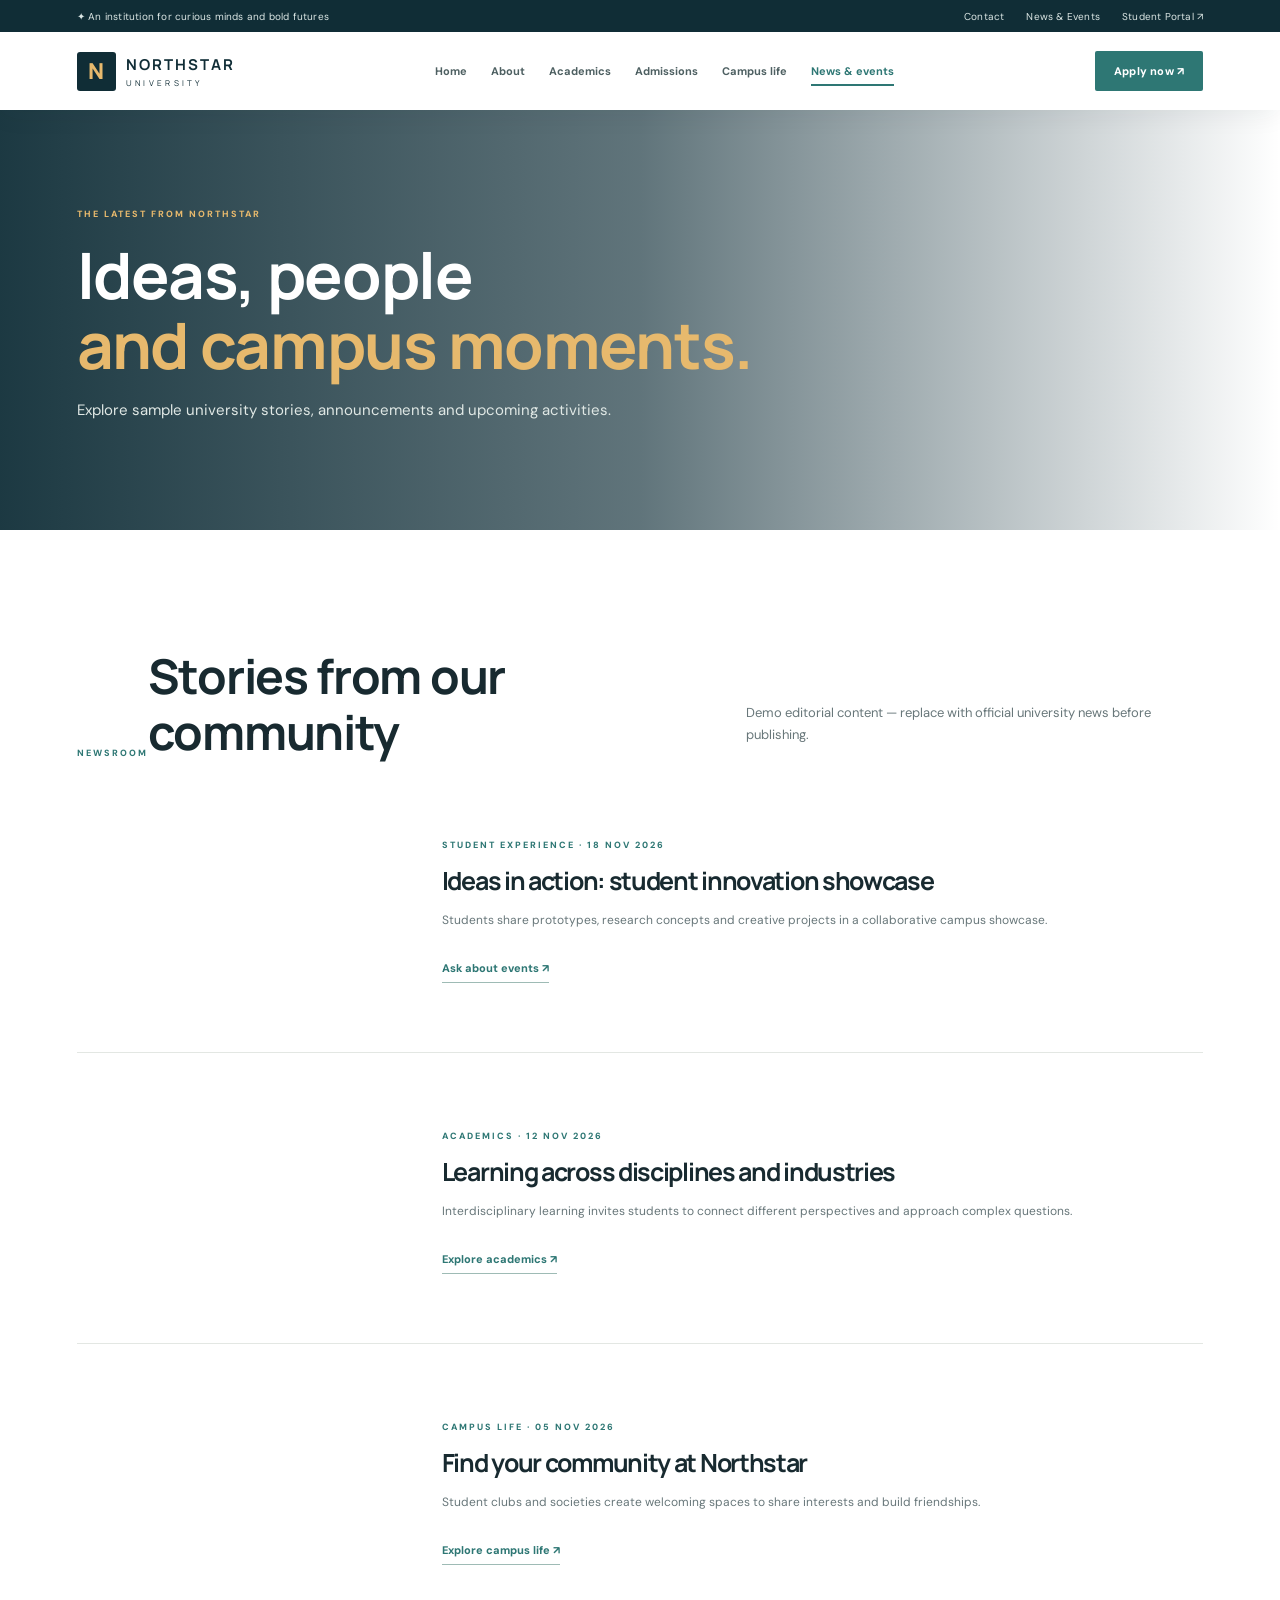
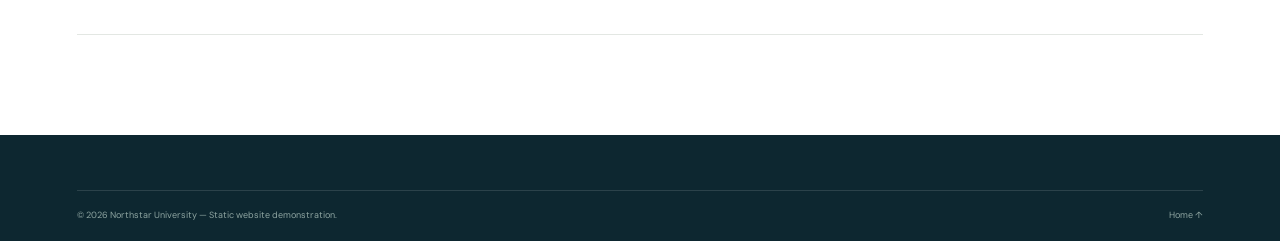
<file: university_portal_website/news.html>
<!DOCTYPE html><html lang="en"><head><meta charset="UTF-8"><meta name="viewport" content="width=device-width,initial-scale=1"><title>News & Events | Northstar University</title><link rel="stylesheet" href="assets/css/style.css"></head><body>
<header class="site-header"><div class="utility"><div class="container utility-inner"><span>✦ An institution for curious minds and bold futures</span><div><a href="contact.html">Contact</a><a class="active" href="news.html">News & Events</a><a href="portal.html">Student Portal ↗</a></div></div></div><div class="container nav-wrap"><a class="logo" href="index.html"><span class="logo-mark">N</span><span><b>NORTHSTAR</b><small>UNIVERSITY</small></span></a><button class="mobile-menu" id="mobileMenu">☰</button><nav class="main-nav" id="mainNav"><a href="index.html">Home</a><a href="about.html">About</a><a href="academics.html">Academics</a><a href="admissions.html">Admissions</a><a href="campus-life.html">Campus life</a><a class="active" href="news.html">News & events</a></nav><a class="btn btn-primary nav-cta" href="admissions.html">Apply now ↗</a></div></header>
<main><section class="page-hero news-hero"><div class="container reveal"><span class="eyebrow light">THE LATEST FROM NORTHSTAR</span><h1>Ideas, people<br><em>and campus moments.</em></h1><p>Explore sample university stories, announcements and upcoming activities.</p></div></section>
<section class="section"><div class="container"><div class="section-heading"><span class="eyebrow">NEWSROOM</span><h2>Stories from our community</h2><p>Demo editorial content — replace with official university news before publishing.</p></div><div class="news-list"><article><div class="news-img news-one"></div><div><span class="eyebrow">STUDENT EXPERIENCE · 18 NOV 2026</span><h2>Ideas in action: student innovation showcase</h2><p>Students share prototypes, research concepts and creative projects in a collaborative campus showcase.</p><a class="arrow-link" href="contact.html">Ask about events ↗</a></div></article><article><div class="news-img news-two"></div><div><span class="eyebrow">ACADEMICS · 12 NOV 2026</span><h2>Learning across disciplines and industries</h2><p>Interdisciplinary learning invites students to connect different perspectives and approach complex questions.</p><a class="arrow-link" href="academics.html">Explore academics ↗</a></div></article><article><div class="news-img news-three"></div><div><span class="eyebrow">CAMPUS LIFE · 05 NOV 2026</span><h2>Find your community at Northstar</h2><p>Student clubs and societies create welcoming spaces to share interests and build friendships.</p><a class="arrow-link" href="campus-life.html">Explore campus life ↗</a></div></article></div></div></section></main>
<footer class="site-footer"><div class="container footer-bottom"><span>© 2026 Northstar University — Static website demonstration.</span><a href="index.html">Home ↑</a></div></footer><script src="assets/js/main.js"></script></body></html>
</file>
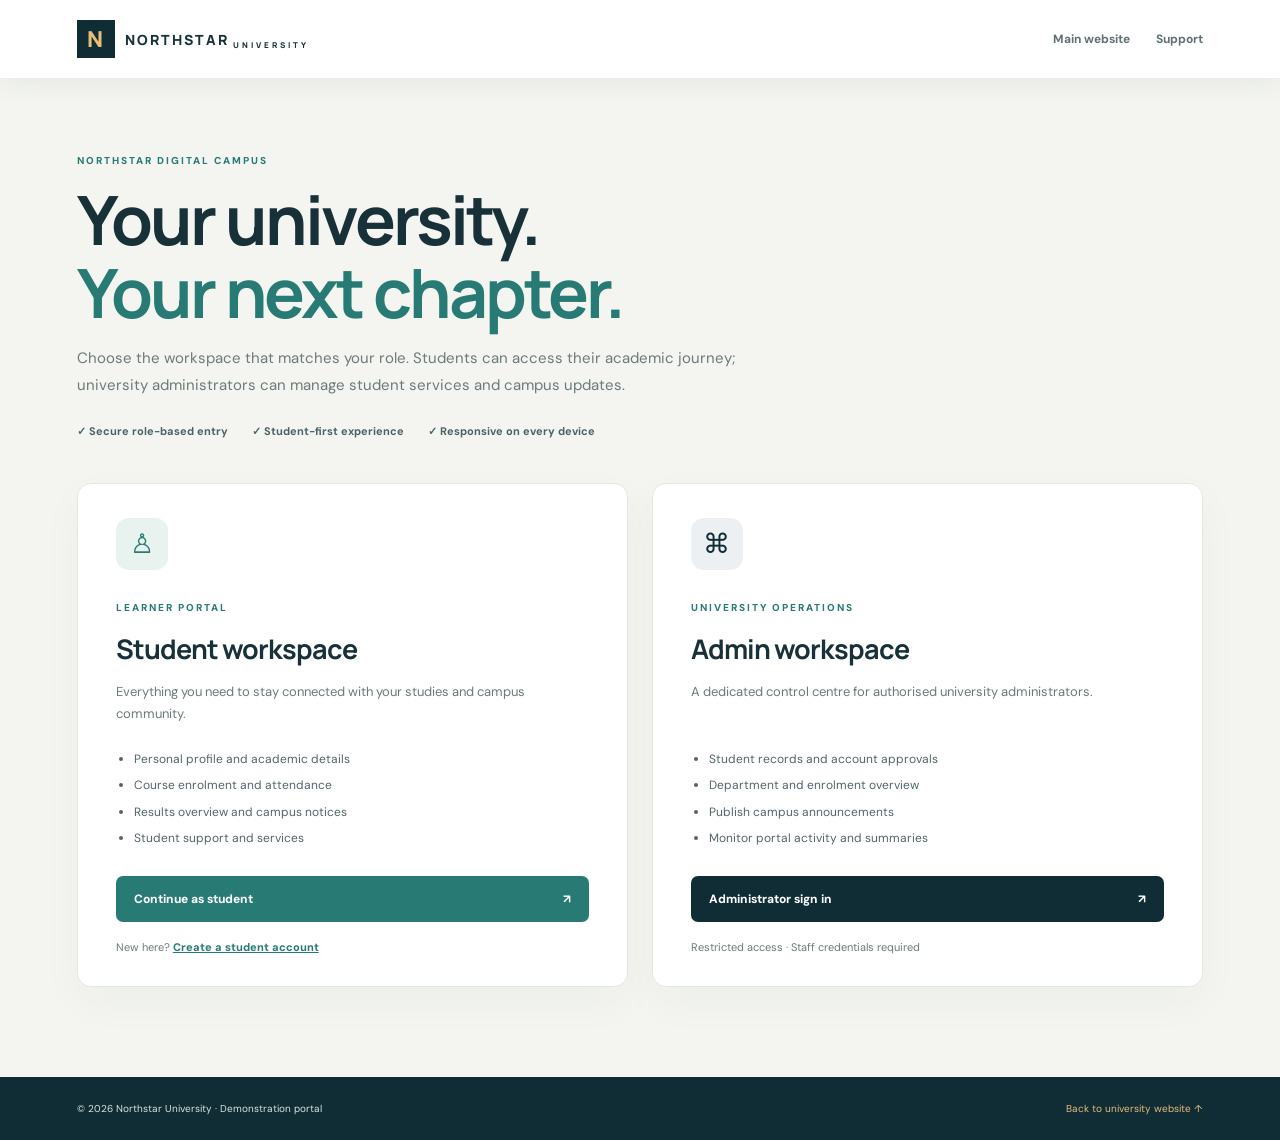
<file: university_portal_website/portal.html>
<!doctype html>
<html lang="en"><head><meta charset="utf-8"><meta name="viewport" content="width=device-width,initial-scale=1"><title>Portal Access | Northstar University</title><link rel="stylesheet" href="assets/css/portal.css"></head>
<body><header class="top"><a class="brand" href="index.html"><span>N</span> NORTHSTAR <small>UNIVERSITY</small></a><nav><a href="index.html">Main website</a><a href="contact.html">Support</a></nav></header>
<main class="gateway"><section class="welcome"><span class="eyebrow">NORTHSTAR DIGITAL CAMPUS</span><h1>Your university.<br><i>Your next chapter.</i></h1><p>Choose the workspace that matches your role. Students can access their academic journey; university administrators can manage student services and campus updates.</p><div class="welcome-points"><span>✓ Secure role-based entry</span><span>✓ Student-first experience</span><span>✓ Responsive on every device</span></div></section>
<section class="choices"><article class="choice student"><div class="symbol">♙</div><span class="eyebrow">LEARNER PORTAL</span><h2>Student workspace</h2><p>Everything you need to stay connected with your studies and campus community.</p><ul><li>Personal profile and academic details</li><li>Course enrolment and attendance</li><li>Results overview and campus notices</li><li>Student support and services</li></ul><a class="btn primary" href="student-login.html">Continue as student <b>↗</b></a><small>New here? <a href="student-register.html">Create a student account</a></small></article>
<article class="choice admin"><div class="symbol">⌘</div><span class="eyebrow">UNIVERSITY OPERATIONS</span><h2>Admin workspace</h2><p>A dedicated control centre for authorised university administrators.</p><ul><li>Student records and account approvals</li><li>Department and enrolment overview</li><li>Publish campus announcements</li><li>Monitor portal activity and summaries</li></ul><a class="btn dark" href="admin-login.html">Administrator sign in <b>↗</b></a><small>Restricted access · Staff credentials required</small></article></section></main><footer>© 2026 Northstar University · Demonstration portal <a href="index.html">Back to university website ↑</a></footer></body></html>
</file>
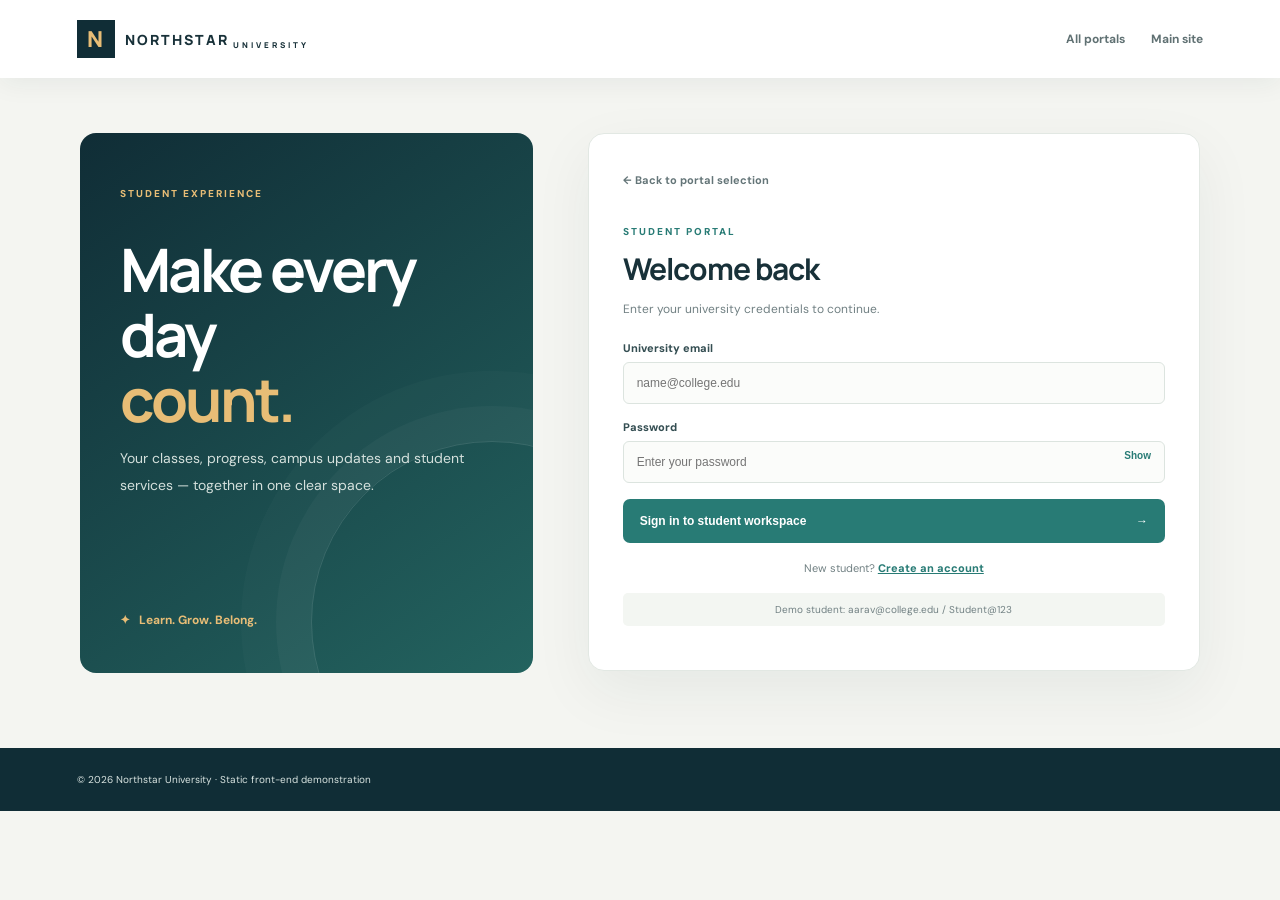
<file: university_portal_website/student-dashboard.html>
<!doctype html><html lang="en"><head><meta charset="utf-8"><meta name="viewport" content="width=device-width,initial-scale=1"><title>Student workspace | Northstar University</title><link rel="stylesheet" href="assets/css/portal.css"><link rel="stylesheet" href="assets/css/dashboard.css"></head><body data-role="student"><header class="dash-top"><a class="brand" href="index.html"><span>N</span> NORTHSTAR <small>UNIVERSITY</small></a><div class="top-right"><span class="role-pill">STUDENT</span><button id="logout" class="logout">Sign out ↗</button></div></header><div class="layout"><aside class="sidebar"><div class="user-mini"><div class="avatar" id="avatar">NS</div><b id="userName">Loading...</b><small id="userMeta">Northstar University</small></div><div class="side-caption">WORKSPACE</div><nav id="sideNav"><button class="nav-item active" data-view="overview">▦ &nbsp; Overview</button><button class="nav-item" data-view="profile">♙ &nbsp; My profile</button><button class="nav-item" data-view="courses">▤ &nbsp; My courses</button><button class="nav-item" data-view="attendance">◷ &nbsp; Attendance</button><button class="nav-item" data-view="results">✧ &nbsp; Results</button><button class="nav-item" data-view="notices">◉ &nbsp; Campus notices</button></nav><a class="back-site" href="index.html">↗ Main university website</a></aside><main class="dash-main"><div class="dash-heading"><div><span class="eyebrow">STUDENT DASHBOARD</span><h1 id="pageTitle">Overview</h1><p id="pageDesc">Your university at a glance.</p></div><div class="date-chip" id="today"></div></div><div id="content" class="content"></div></main></div><div id="toast" class="toast"></div><script src="assets/js/dashboard.js"></script></body></html>
</file>
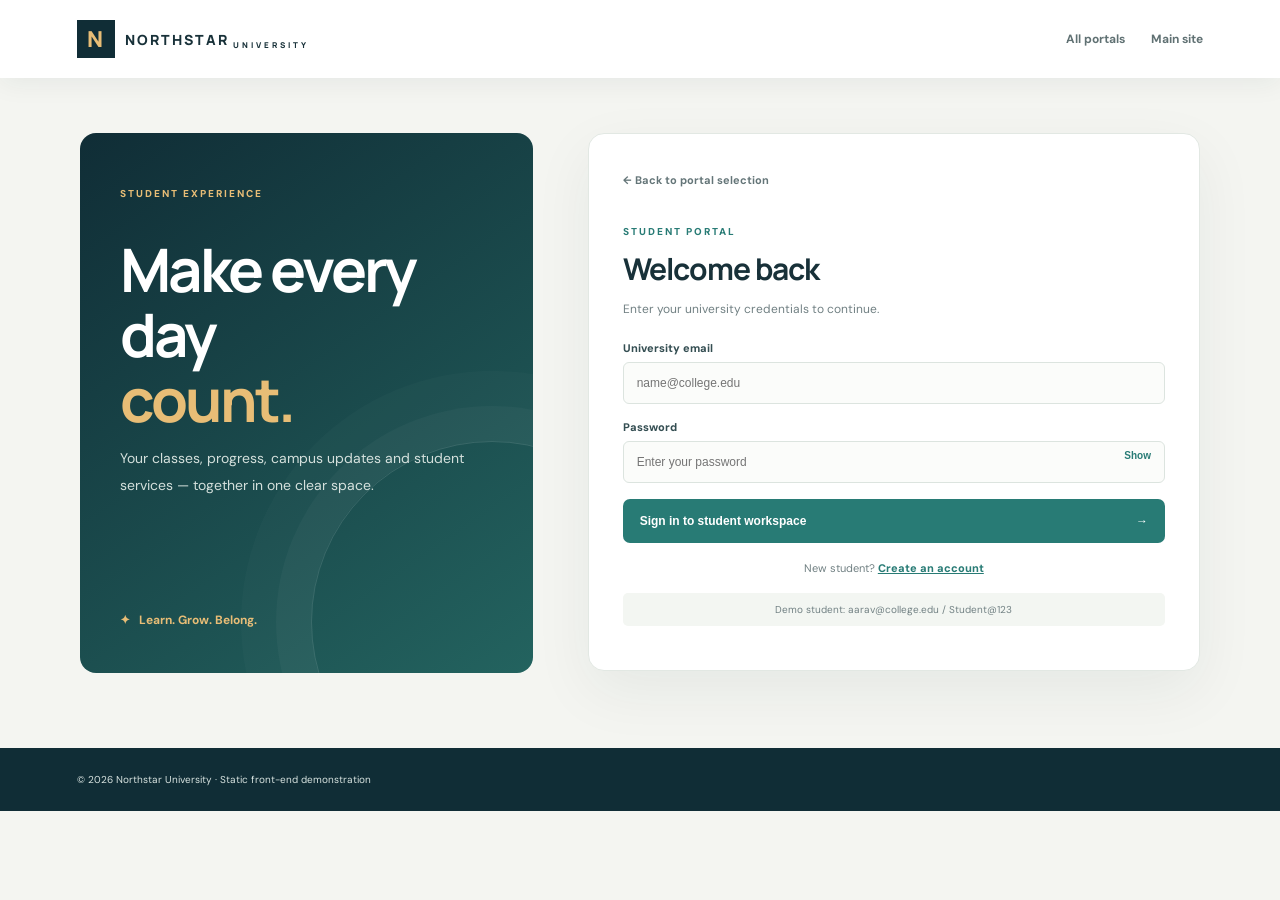
<file: university_portal_website/student-login.html>
<!doctype html><html lang="en"><head><meta charset="utf-8"><meta name="viewport" content="width=device-width,initial-scale=1"><title>Student sign in | Northstar University</title><link rel="stylesheet" href="assets/css/portal.css"><link rel="stylesheet" href="assets/css/auth.css"></head><body><header class="top"><a class="brand" href="index.html"><span>N</span> NORTHSTAR <small>UNIVERSITY</small></a><nav><a href="portal.html">All portals</a><a href="index.html">Main site</a></nav></header><main class="auth-wrap"><aside class="auth-side"><span class="eyebrow">STUDENT EXPERIENCE</span><h1>Make every day<br><i>count.</i></h1><p>Your classes, progress, campus updates and student services — together in one clear space.</p><div class="side-note">✦ &nbsp; Learn. Grow. Belong.</div></aside><section class="auth-card"><a class="back" href="portal.html">← Back to portal selection</a><div class="auth-heading"><span class="eyebrow">STUDENT PORTAL</span><h2>Welcome back</h2><p>Enter your university credentials to continue.</p></div><form id="loginForm" novalidate data-role="student"><label>University email<input id="email" type="email" autocomplete="username" placeholder="name@college.edu" required><small class="error" id="emailError"></small></label><label>Password<div class="password"><input id="password" type="password" autocomplete="current-password" placeholder="Enter your password" required><button type="button" id="togglePassword" aria-label="Show password">Show</button></div><small class="error" id="passwordError"></small></label><button class="submit" type="submit">Sign in to student workspace <b>→</b></button><div class="alert" id="message" role="status"></div><p class="switch">New student? <a href="student-register.html">Create an account</a></p><p class="demo">Demo student: aarav@college.edu / Student@123</p></form></section></main><footer>© 2026 Northstar University · Static front-end demonstration</footer><script src="assets/js/auth.js"></script></body></html>
</file>
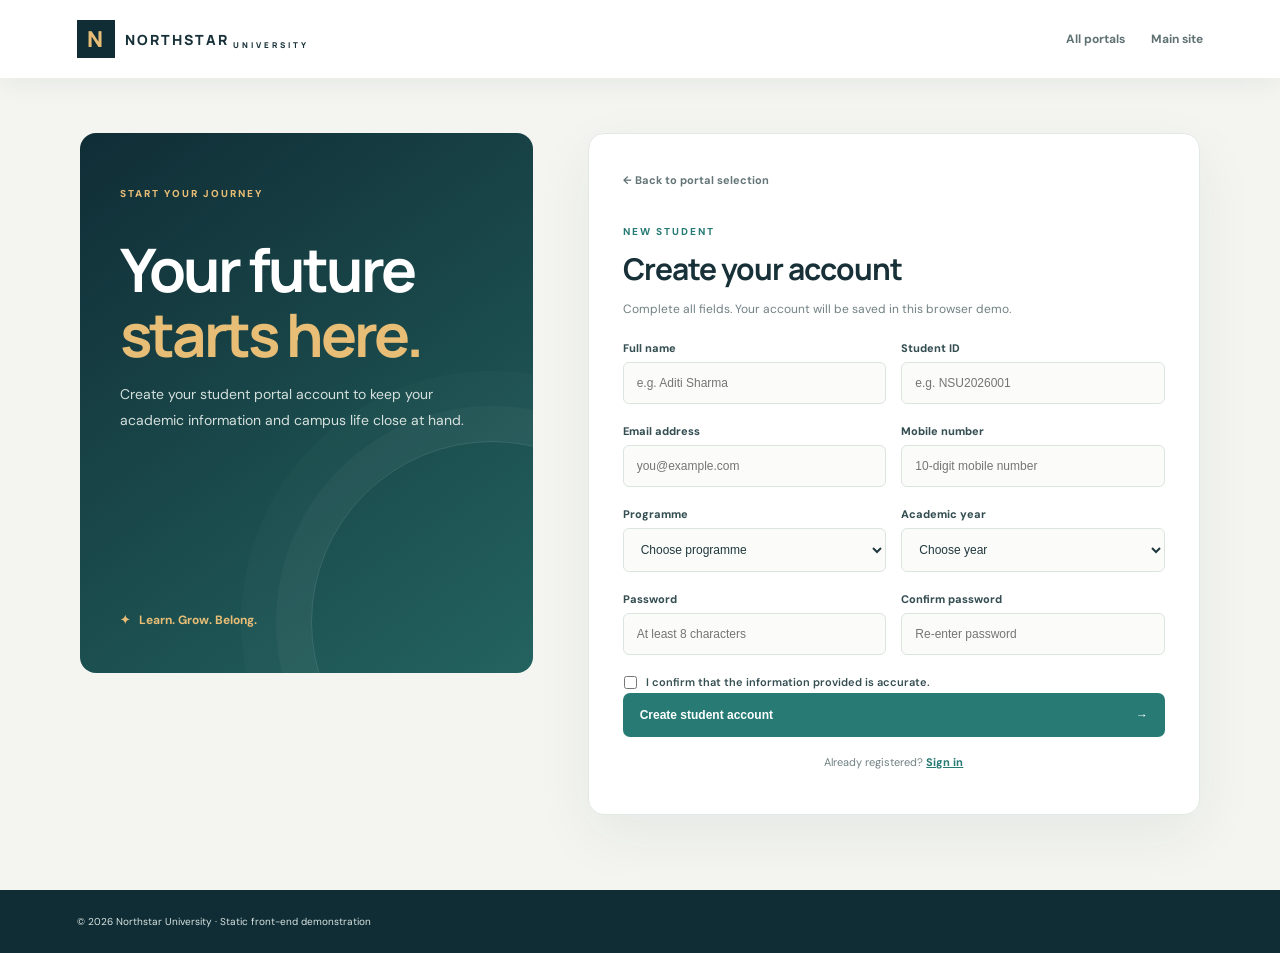
<file: university_portal_website/student-register.html>
<!doctype html><html lang="en"><head><meta charset="utf-8"><meta name="viewport" content="width=device-width,initial-scale=1"><title>Student registration | Northstar University</title><link rel="stylesheet" href="assets/css/portal.css"><link rel="stylesheet" href="assets/css/auth.css"></head><body><header class="top"><a class="brand" href="index.html"><span>N</span> NORTHSTAR <small>UNIVERSITY</small></a><nav><a href="portal.html">All portals</a><a href="index.html">Main site</a></nav></header><main class="auth-wrap"><aside class="auth-side"><span class="eyebrow">START YOUR JOURNEY</span><h1>Your future<br><i>starts here.</i></h1><p>Create your student portal account to keep your academic information and campus life close at hand.</p><div class="side-note">✦ &nbsp; Learn. Grow. Belong.</div></aside><section class="auth-card"><a class="back" href="portal.html">← Back to portal selection</a><div class="auth-heading"><span class="eyebrow">NEW STUDENT</span><h2>Create your account</h2><p>Complete all fields. Your account will be saved in this browser demo.</p></div><form id="registerForm" novalidate><div class="fields"><label>Full name<input id="name" placeholder="e.g. Aditi Sharma" required><small class="error" id="nameError"></small></label><label>Student ID<input id="sid" placeholder="e.g. NSU2026001" required><small class="error" id="sidError"></small></label><label>Email address<input id="email" type="email" placeholder="you@example.com" required><small class="error" id="emailError"></small></label><label>Mobile number<input id="phone" inputmode="numeric" maxlength="10" placeholder="10-digit mobile number" required><small class="error" id="phoneError"></small></label><label>Programme<select id="department" required><option value="">Choose programme</option><option>Computer Science</option><option>Commerce</option><option>Management</option><option>Mechanical Engineering</option><option>Arts & Humanities</option><option>Science</option></select><small class="error" id="departmentError"></small></label><label>Academic year<select id="year" required><option value="">Choose year</option><option>1st Year</option><option>2nd Year</option><option>3rd Year</option><option>4th Year</option></select><small class="error" id="yearError"></small></label><label>Password<input id="password" type="password" placeholder="At least 8 characters" required><small class="error" id="passwordError"></small></label><label>Confirm password<input id="confirm" type="password" placeholder="Re-enter password" required><small class="error" id="confirmError"></small></label></div><label class="terms"><input id="terms" type="checkbox"> I confirm that the information provided is accurate.</label><small class="error" id="termsError"></small><button class="submit" type="submit">Create student account <b>→</b></button><div class="alert" id="message" role="status"></div><p class="switch">Already registered? <a href="student-login.html">Sign in</a></p></form></section></main><footer>© 2026 Northstar University · Static front-end demonstration</footer><script src="assets/js/auth.js"></script></body></html>
</file>
<file: university_portal_website/assets/css/style.css>
@import url('https://fonts.googleapis.com/css2?family=DM+Sans:wght@400;500;600;700&family=Manrope:wght@400;500;600;700;800&display=swap');
:root{--navy:#102d36;--navy2:#173e48;--ink:#182a30;--muted:#68777a;--teal:#2e7774;--gold:#e7b96d;--paper:#f5f4ef;--line:#e3e7e3;--white:#fff;--shadow:0 18px 55px rgba(16,45,54,.12)}*{box-sizing:border-box}html{scroll-behavior:smooth;scroll-padding-top:100px}body{margin:0;color:var(--ink);font-family:'DM Sans',sans-serif;background:#fff}a{color:inherit;text-decoration:none}button,input,select,textarea{font:inherit}.container{width:min(1160px,88%);margin:auto}.site-header{position:sticky;top:0;z-index:40;background:#fff;box-shadow:0 4px 25px #142d3610}.utility{background:var(--navy);color:#dce7e5;font-size:10px;letter-spacing:.2px}.utility-inner{height:32px;display:flex;justify-content:space-between;align-items:center}.utility-inner div{display:flex;gap:22px}.utility a:hover{color:var(--gold)}.nav-wrap{height:78px;display:flex;align-items:center;justify-content:space-between;gap:24px}.logo{display:flex;align-items:center;gap:10px;color:var(--navy);font-family:Manrope,sans-serif}.logo-mark{width:39px;height:39px;display:grid;place-items:center;background:var(--navy);color:var(--gold);font-size:22px;font-weight:800;border-radius:3px}.logo b{display:block;letter-spacing:2px;font-size:15px}.logo small{display:block;font-size:8px;letter-spacing:3.3px;margin-top:2px}.main-nav{display:flex;align-items:center;gap:24px;font-size:11px;font-weight:700;color:#4e6062}.main-nav a{padding:30px 0;position:relative}.main-nav a:after{content:"";position:absolute;left:0;bottom:22px;width:0;height:2px;background:var(--teal);transition:.25s}.main-nav a:hover:after,.main-nav a.active:after{width:100%}.main-nav a.active{color:var(--teal)}.btn{display:inline-flex;align-items:center;justify-content:center;gap:12px;border:0;padding:13px 19px;font-size:11px;font-weight:800;letter-spacing:.2px;cursor:pointer;transition:transform .25s,background .25s,box-shadow .25s;border-radius:2px}.btn:hover{transform:translateY(-3px);box-shadow:0 9px 22px #102d3626}.btn-primary{background:var(--teal);color:white}.btn-primary:hover{background:#245f5d}.btn-gold{background:var(--gold);color:var(--navy)}.btn-dark{background:var(--navy);color:white}.btn-outline{border:1px solid #cbd4d0;color:var(--navy);background:white}.mobile-menu{display:none;background:none;border:0;font-size:25px;color:var(--navy)}.hero{height:660px;position:relative;overflow:hidden;background:var(--navy);color:white}.hero-image,.hero-shade{position:absolute;inset:0}.hero-image{background-image:url('https://images.unsplash.com/photo-1562774053-701939374585?auto=format&fit=crop&w=2000&q=85');background-size:cover;background-position:center 48%;transform:scale(1.02);animation:heroZoom 18s ease-in-out infinite alternate}.hero-shade{background:linear-gradient(90deg,rgba(9,32,40,.94) 0%,rgba(9,32,40,.78) 45%,rgba(9,32,40,.2) 100%)}.hero-content{position:relative;z-index:2;padding-top:130px}.eyebrow{font-size:9px;font-weight:800;letter-spacing:2px;color:var(--teal);display:inline-block}.eyebrow.light{color:var(--gold)}h1,h2,h3{font-family:Manrope,sans-serif;letter-spacing:-1.3px}h1{font-size:clamp(45px,6vw,75px);line-height:1.08;margin:18px 0}h1 em,h2 em{font-style:normal;color:var(--gold)}.hero-content>p,.page-hero p{font-size:15px;line-height:1.8;color:#e0e8e5;max-width:550px}.hero-actions{display:flex;align-items:center;gap:28px;margin-top:30px}.text-link{font-size:11px;font-weight:700}.light-link{color:white}.hero-bottom{position:absolute;top:565px;display:flex;align-items:center;gap:18px;font-size:9px;letter-spacing:1.8px;color:#e0e8e5}.hero-line{width:95px;height:1px;background:var(--gold)}.hero-side-note{position:absolute;right:5.5%;bottom:100px;writing-mode:vertical-rl;font-size:9px;letter-spacing:3px;color:#fff9}.quick-band{background:var(--paper);border-bottom:1px solid #e9e7df}.quick-grid{display:grid;grid-template-columns:repeat(3,1fr)}.quick-grid>a{display:flex;align-items:center;gap:15px;padding:24px 25px;border-right:1px solid #e1e0d8;transition:.25s}.quick-grid>a:first-child{border-left:1px solid #e1e0d8}.quick-grid>a:hover{background:#fff}.quick-icon{width:42px;height:42px;border:1px solid #cbd5ce;display:grid;place-items:center;color:var(--teal);font-size:20px}.quick-grid b,.quick-grid small{display:block}.quick-grid b{font:700 12px Manrope}.quick-grid small{font-size:10px;color:var(--muted);margin-top:5px}.quick-grid i{font-style:normal;margin-left:auto;color:var(--teal)}.section{padding:100px 0}.intro-grid{display:grid;grid-template-columns:1fr 1fr;gap:100px}.section-kicker h2,.section-heading h2,.campus-copy h2,.two-col h2{font-size:clamp(32px,4vw,48px);line-height:1.16;margin:18px 0}.section-kicker h2 em,.section-heading h2 em,.campus-copy h2 em,.two-col h2 em{color:var(--teal)}.intro-copy p,.prose p{color:var(--muted);font-size:13px;line-height:1.9}.intro-copy .lead,.lead{font-size:17px;color:var(--ink);line-height:1.8}.arrow-link{display:inline-flex;gap:18px;align-items:center;color:var(--teal);font-size:11px;font-weight:800;margin-top:18px;border-bottom:1px solid #9ebbb5;padding-bottom:7px}.programme-section{background:var(--paper)}.section-heading{display:flex;align-items:end;justify-content:space-between;margin-bottom:38px}.section-heading h2{margin-bottom:0}.section-heading>p{max-width:550px;color:var(--muted);font-size:13px;line-height:1.7}.programme-grid{display:grid;grid-template-columns:repeat(3,1fr);gap:20px}.programme-card{background:white;overflow:hidden;box-shadow:0 5px 20px #1c3b3710;transition:.35s}.programme-card:hover{transform:translateY(-8px);box-shadow:var(--shadow)}.programme-img{height:205px;background-size:cover;background-position:center;transition:transform .6s}.programme-card:hover .programme-img{transform:scale(1.05)}.img-tech{background-image:url('https://images.unsplash.com/photo-1518770660439-4636190af475?auto=format&fit=crop&w=800&q=80')}.img-business{background-image:url('https://images.unsplash.com/photo-1521737711867-e3b97375f902?auto=format&fit=crop&w=800&q=80')}.img-science{background-image:url('https://images.unsplash.com/photo-1532094349884-543bc11b234d?auto=format&fit=crop&w=800&q=80')}.programme-info{padding:25px}.programme-info>span,.news-card>span{font-size:8px;letter-spacing:1.4px;color:var(--teal);font-weight:800}.programme-info h3{font-size:22px;line-height:1.25;margin:13px 0}.programme-info p{font-size:11px;color:var(--muted);line-height:1.7}.programme-info b{display:inline-block;font-size:10px;color:var(--teal);margin-top:12px}.stats-band{background:var(--navy);color:white;padding:48px 0 22px}.stats-grid{display:grid;grid-template-columns:repeat(4,1fr);text-align:center}.stats-grid>div{border-right:1px solid #ffffff25;display:grid;gap:7px}.stats-grid>div:last-child{border:0}.stats-grid strong{font:800 38px Manrope;color:var(--gold)}.stats-grid span{font-size:10px;color:#d5dfdc}.stat-note{font-size:8px;color:#8fa7a5;text-align:right}.campus-grid{display:grid;grid-template-columns:1.05fr .95fr;gap:80px;align-items:center}.campus-photo{height:420px;background:url('https://images.unsplash.com/photo-1523050854058-8df90110c9f1?auto=format&fit=crop&w=1200&q=85') center/cover;position:relative}.campus-photo:after{content:"";position:absolute;inset:18px -18px -18px 18px;border:1px solid var(--gold);z-index:-1}.campus-copy p{color:var(--muted);font-size:13px;line-height:1.9;margin:20px 0 28px}.quote-section{background:linear-gradient(90deg,#102d36ed,#102d36c9),url('https://images.unsplash.com/photo-1523580494863-6f3031224c94?auto=format&fit=crop&w=1600&q=80') center/cover;padding:85px 0;color:white}.quote-inner{max-width:850px;text-align:center}.quote-inner blockquote{font:600 clamp(25px,4vw,42px)/1.35 Manrope;margin:22px 0}.quote-credit{font-size:8px;letter-spacing:2px;color:var(--gold)}.news-grid{display:grid;grid-template-columns:repeat(3,1fr);gap:24px}.news-img{height:190px;background-size:cover;background-position:center}.news-one{background-image:url('https://images.unsplash.com/photo-1523580494863-6f3031224c94?auto=format&fit=crop&w=800&q=80')}.news-two{background-image:url('https://images.unsplash.com/photo-1523240795612-9a054b0db644?auto=format&fit=crop&w=800&q=80')}.news-three{background-image:url('https://images.unsplash.com/photo-1517486808906-6ca8b3f04846?auto=format&fit=crop&w=800&q=80')}.news-card h3{font-size:17px;line-height:1.4;margin:10px 0}.news-card>a{font-size:10px;font-weight:800;color:var(--teal)}.news-card>span{display:block;margin-top:15px}.cta-section{background:var(--teal);color:white;padding:52px 0}.cta-inner{display:flex;align-items:center;justify-content:space-between;gap:30px}.cta-inner h2{font-size:31px;margin:10px 0}.cta-inner p{font-size:12px;color:#e0efea;margin:0}.site-footer{background:#0d2730;color:#d4dfdc;padding:55px 0 20px}.footer-main{display:grid;grid-template-columns:2fr 1fr 1fr 1fr;gap:40px;padding-bottom:45px}.footer-logo{color:white}.footer-main>div:first-child p{font-size:11px;line-height:1.8;color:#91a7a4;margin-top:20px}.footer-main>div:not(:first-child){display:flex;flex-direction:column;gap:13px;font-size:10px;color:#9cb0ad}.footer-main>div>b{color:white;font-size:11px;margin-bottom:5px}.footer-bottom{border-top:1px solid #ffffff20;padding-top:18px;display:flex;justify-content:space-between;font-size:9px;color:#8ea5a1}.page-hero{min-height:420px;background-size:cover;background-position:center;position:relative;display:flex;align-items:center;color:white}.page-hero:before{content:"";position:absolute;inset:0;background:linear-gradient(90deg,#0b2a34ed,#0b2a34a6,transparent)}.page-hero .container{position:relative;z-index:1;padding:65px 0}.page-hero h1{font-size:clamp(42px,5vw,64px)}.page-hero p{max-width:570px}.about-hero{background-image:url('https://images.unsplash.com/photo-1564981797816-1043664bf78d?auto=format&fit=crop&w=1800&q=85')}.academics-hero{background-image:url('https://images.unsplash.com/photo-1498243691581-b145c3f54a5a?auto=format&fit=crop&w=1800&q=85')}.admissions-hero{background-image:url('https://images.unsplash.com/photo-1523050854058-8df90110c9f1?auto=format&fit=crop&w=1800&q=85')}.life-hero{background-image:url('https://images.unsplash.com/photo-1523240795612-9a054b0db644?auto=format&fit=crop&w=1800&q=85')}.news-hero{background-image:url('https://images.unsplash.com/photo-1523580494863-6f3031224c94?auto=format&fit=crop&w=1800&q=85')}.contact-hero{background-image:url('https://images.unsplash.com/photo-1497366754035-f200968a6e72?auto=format&fit=crop&w=1800&q=85')}.two-col{display:grid;grid-template-columns:1fr 1fr;gap:90px}.values-section{background:var(--paper);padding:85px 0}.value-grid{display:grid;grid-template-columns:repeat(4,1fr);gap:16px}.value-grid article{padding:25px;background:white;border-top:3px solid var(--teal)}.value-grid article>span{font:800 24px Manrope;color:var(--gold)}.value-grid h3{font-size:18px}.value-grid p,.info-card p{font-size:11px;line-height:1.8;color:var(--muted)}.info-cards{display:grid;grid-template-columns:repeat(3,1fr);gap:16px}.info-card{padding:25px;border:1px solid var(--line)}.info-card b{font:700 14px Manrope}.academic-list{border-top:1px solid var(--line)}.academic-item{display:grid;grid-template-columns:65px 1fr 150px;gap:30px;align-items:center;padding:35px 0;border-bottom:1px solid var(--line);scroll-margin-top:130px}.academic-number{font:800 25px Manrope;color:#b6c6bf}.academic-item h2{font-size:25px;margin:9px 0}.academic-item p{font-size:12px;line-height:1.8;color:var(--muted);max-width:650px}.tag-row{display:flex;flex-wrap:wrap;gap:7px;margin-top:15px}.tag-row span{font-size:9px;background:var(--paper);padding:7px 10px;color:#526662}.academic-art{width:120px;height:120px;display:grid;place-items:center;font-size:48px;color:var(--teal);background:#e9f0eb}.art-two{background:#f7ecdc;color:#aa7837}.art-three{background:#e8eef0}.art-four{background:#f1eaf0;color:#926c89}.steps-grid{display:grid;grid-template-columns:repeat(4,1fr);gap:16px}.steps-grid article{padding:25px;background:var(--paper);min-height:215px}.steps-grid article>span{font:800 27px Manrope;color:var(--teal)}.steps-grid h3{font-size:16px;margin:20px 0 8px}.steps-grid p{font-size:11px;color:var(--muted);line-height:1.8}.requirements-section{background:var(--paper)}.muted{color:var(--muted);font-size:13px;line-height:1.8}.panel-list{background:white;padding:20px 28px}.panel-list div{padding:15px 0;border-bottom:1px solid var(--line);font-size:12px}.panel-list div:last-child{border:0}.life-grid{display:grid;grid-template-columns:repeat(2,1fr);gap:18px}.life-card{min-height:300px;padding:30px;display:flex;flex-direction:column;justify-content:end;color:white;background-size:cover;background-position:center;position:relative;overflow:hidden}.life-card:before{content:"";position:absolute;inset:0;background:linear-gradient(0deg,#0b2735e8,transparent 85%);transition:.3s}.life-card:hover:before{background:linear-gradient(0deg,#0b2735f5,#0b273550)}.life-card>*{position:relative}.life-card span{font-size:9px;letter-spacing:1.4px;color:var(--gold);font-weight:800}.life-card h3{font-size:25px;margin:12px 0 5px}.life-card p{font-size:11px;line-height:1.7;color:#e0e9e5;max-width:430px}.life-a{background-image:url('https://images.unsplash.com/photo-1517486808906-6ca8b3f04846?auto=format&fit=crop&w=900&q=80')}.life-b{background-image:url('https://images.unsplash.com/photo-1517649763962-0c623066013b?auto=format&fit=crop&w=900&q=80')}.life-c{background-image:url('https://images.unsplash.com/photo-1514525253161-7a46d19cd819?auto=format&fit=crop&w=900&q=80')}.life-d{background-image:url('https://images.unsplash.com/photo-1559027615-cd4628902d4a?auto=format&fit=crop&w=900&q=80')}.news-list{display:grid;gap:35px}.news-list article{display:grid;grid-template-columns:330px 1fr;gap:35px;align-items:center;padding-bottom:35px;border-bottom:1px solid var(--line)}.news-list .news-img{height:220px}.news-list h2{font-size:25px;margin:10px 0}.news-list p{font-size:12px;color:var(--muted);line-height:1.8}.contact-grid{display:grid;grid-template-columns:1fr 1fr;gap:90px}.contact-detail{display:grid;gap:5px;margin-top:22px}.contact-detail b{font:700 12px Manrope}.contact-detail span{font-size:11px;color:var(--muted)}.contact-form{padding:30px;background:var(--paper)}.contact-form h3{font-size:22px;margin:0 0 20px}.contact-form label{display:block;font-size:10px;font-weight:700;margin-bottom:13px}.contact-form input,.contact-form select,.contact-form textarea{display:block;width:100%;margin-top:7px;padding:12px;border:1px solid #d9e0db;background:white;outline:none;font-size:11px}.contact-form input:focus,.contact-form textarea:focus,.contact-form select:focus{border-color:var(--teal)}.form-error{color:#b63c43;font-size:10px}.form-note{font-size:9px;color:var(--muted)}.portal-body{background:#f7f7f2}.portal-nav-label{font-size:9px;letter-spacing:1.5px;color:var(--teal);font-weight:800}.portal-intro{background:var(--paper);padding:85px 0;overflow:hidden}.portal-intro-grid{display:grid;grid-template-columns:1fr 1fr;gap:80px;align-items:center}.portal-intro h1{font-size:58px;color:var(--navy)}.portal-intro h1 em{color:var(--teal)}.portal-intro p{font-size:13px;color:var(--muted);line-height:1.9;max-width:520px}.portal-points{display:flex;flex-wrap:wrap;gap:15px;margin-top:25px;font-size:10px;color:var(--teal);font-weight:700}.portal-illustration{height:310px;position:relative;display:grid;place-items:center}.portal-window{width:95%;height:230px;background:white;box-shadow:var(--shadow);border:1px solid #dfe5de;transform:rotate(3deg);animation:float 5s ease-in-out infinite}.window-top{height:32px;border-bottom:1px solid var(--line);display:flex;align-items:center;padding:0 12px;gap:5px}.window-top i{width:7px;height:7px;border-radius:50%;background:#e7b96d}.window-top span{font-size:8px;color:#9ba9a3;margin-left:10px}.window-body{display:flex;height:calc(100% - 32px)}.window-sidebar{width:22%;background:#173e48}.window-main{padding:22px;flex:1}.skeleton{height:28px;background:#e8eeea;margin-bottom:15px;border-radius:3px}.skeleton.wide{width:100%}.skeleton.short{width:65%}.skeleton-row{display:flex;gap:10px;margin-bottom:15px}.skeleton-row i{height:55px;flex:1;background:#f1e8d9}.portal-float{position:absolute;bottom:4px;right:-10px;padding:13px 17px;background:white;box-shadow:var(--shadow);font-size:11px;font-weight:800;color:var(--teal);animation:float 4s ease-in-out infinite reverse}.portal-cards{display:grid;grid-template-columns:1fr 1fr;gap:22px;max-width:900px;margin:auto}.portal-card{background:white;padding:35px;border:1px solid var(--line);box-shadow:0 8px 28px #102d3609;transition:.3s}.portal-card:hover{transform:translateY(-7px);box-shadow:var(--shadow)}.portal-card-icon{width:48px;height:48px;background:#e8f0eb;color:var(--teal);display:grid;place-items:center;font-size:23px;margin-bottom:25px}.admin-card .portal-card-icon{background:#f5ecdd;color:#a77937}.portal-card h3{font-size:25px;margin:10px 0}.portal-card p,.portal-card li{font-size:11px;line-height:1.8;color:var(--muted)}.portal-card ul{padding-left:17px;margin:18px 0 24px}.portal-card li{margin:6px 0}.text-button{display:block;background:none;border:0;color:var(--teal);font-size:10px;font-weight:700;margin-top:16px;cursor:pointer}.demo-credentials{display:block;font-size:9px;color:var(--muted);margin-top:15px}.portal-help{background:var(--navy);color:white;padding:42px 0}.portal-help .container{display:flex;justify-content:space-between;align-items:center;gap:30px}.portal-help h2{font-size:25px;margin:9px 0}.portal-help p{font-size:11px;color:#c5d4d0}.modal-backdrop{position:fixed;inset:0;background:#071c22b8;z-index:100;display:none;align-items:center;justify-content:center;padding:20px;overflow:auto}.modal-backdrop.show{display:flex}.modal{position:relative;background:white;border-radius:5px;width:min(540px,100%);max-height:92vh;overflow:auto;padding:32px;box-shadow:0 25px 90px #071c2255}.modal-close{position:absolute;right:18px;top:15px;border:0;background:#eff2ee;width:30px;height:30px;font-size:20px;cursor:pointer}.modal-intro h2{font-size:27px;margin:8px 0}.modal-intro p{font-size:11px;color:var(--muted)}.auth-tabs{display:flex;border-bottom:1px solid var(--line);margin:22px 0 18px}.auth-tab{background:none;border:0;padding:11px 17px;color:var(--muted);font-size:11px;font-weight:700;cursor:pointer;border-bottom:2px solid transparent}.auth-tab.active{color:var(--teal);border-color:var(--teal)}form label{display:block;font-size:10px;font-weight:700;color:#485c5b;margin-bottom:11px}form input,form select{display:block;width:100%;margin-top:6px;padding:11px;border:1px solid #dbe2dc;outline:none;font-size:11px;border-radius:2px}form input:focus,form select:focus{border-color:var(--teal);box-shadow:0 0 0 3px #2e777415}.form-grid{display:grid;grid-template-columns:1fr 1fr;gap:0 12px}.span-two{grid-column:span 2}.error{display:block;color:#c4484f;font-size:10px;min-height:10px;margin-top:-7px;margin-bottom:7px}.form-foot{text-align:center;font-size:9px;color:var(--muted)}.check-row{display:flex;align-items:center;gap:8px;margin:8px 0}.check-row input{width:auto;margin:0}.check-row label{margin:0;font-weight:500}.btn-full{width:100%;margin-top:10px}.toast{display:none;background:#fff0ee;color:#a63e39;padding:10px;margin-top:12px;font-size:10px}.hidden{display:none!important}
/* Dashboard */
.dashboard{min-height:100vh;background:#f5f7f5}.dash-topbar{height:67px;background:white;border-bottom:1px solid var(--line);display:flex;align-items:center;justify-content:space-between;padding:0 4%;position:sticky;top:0;z-index:30}.dash-top-right{display:flex;align-items:center;gap:17px;font-size:11px;font-weight:700}.role-pill{padding:6px 10px;background:#e6f0eb;color:var(--teal);font-size:9px;letter-spacing:1px}.dash-layout{display:grid;grid-template-columns:225px 1fr;min-height:calc(100vh - 67px)}.sidebar{background:white;border-right:1px solid var(--line);padding:25px 15px;position:sticky;top:67px;height:calc(100vh - 67px);display:flex;flex-direction:column}.sidebar-label{font-size:9px;letter-spacing:1.5px;color:#9ba8a2;font-weight:800;padding:0 12px 14px}.side-link{border:0;background:transparent;color:#6c7c77;padding:12px;border-radius:3px;text-align:left;display:flex;align-items:center;gap:12px;font-size:13px;cursor:pointer;margin:2px 0}.side-link span{font-size:11px;font-weight:700}.side-link:hover,.side-link.active{background:#eaf1ec;color:var(--teal)}.sidebar-bottom{margin-top:auto}.help-box{padding:14px;background:var(--paper);display:grid;gap:6px;margin-bottom:10px}.help-box b{font-size:10px}.help-box small{font-size:9px;color:var(--muted)}.dash-content{padding:34px 4%;min-width:0}.dash-welcome{display:flex;justify-content:space-between;align-items:center;margin-bottom:25px}.dash-welcome h1{font-size:28px;color:var(--navy);margin:6px 0}.dash-welcome p{color:var(--muted);font-size:11px;margin:0}.date-chip{padding:10px 12px;border:1px solid var(--line);background:white;font-size:10px}.stats-grid{display:grid;grid-template-columns:repeat(4,1fr);gap:14px;margin-bottom:18px}.stat-card,.panel{background:white;border:1px solid var(--line);padding:19px;border-radius:3px}.stat-card small{font-size:9px;color:var(--muted);font-weight:700}.stat-card strong{display:block;font:800 25px Manrope;color:var(--navy);margin:10px 0 5px}.stat-card em{font-style:normal;font-size:9px;color:var(--teal)}.content-grid{display:grid;grid-template-columns:1.35fr 1fr;gap:15px}.panel h3{font-size:14px;margin:0 0 16px}.panel-sub{font-size:9px;color:var(--muted);margin-top:-10px;margin-bottom:14px}.data-table{width:100%;border-collapse:collapse;font-size:10px}.data-table th{text-align:left;color:#8a9992;font-size:8px;letter-spacing:.6px;padding:10px 7px;border-bottom:1px solid var(--line)}.data-table td{padding:12px 7px;border-bottom:1px solid #edf0ec}.data-table tr:last-child td{border:0}.status{padding:4px 7px;background:#e6f4eb;color:#27805d;font-size:8px;font-weight:700}.notice{padding:11px 0;border-bottom:1px solid #edf0ec}.notice:last-child{border:0}.notice b{font-size:10px}.notice p{font-size:9px;color:var(--muted);line-height:1.5;margin:5px 0}.profile-head{display:flex;align-items:center;gap:15px;margin-bottom:20px}.profile-avatar{width:50px;height:50px;background:#e6f0eb;color:var(--teal);display:grid;place-items:center;font-weight:800}.profile-head h3{margin:0 0 4px}.profile-head p{font-size:9px;color:var(--muted);margin:0}.detail-grid{display:grid;grid-template-columns:repeat(2,1fr);gap:12px}.detail-item{padding:12px;background:#f7f8f5}.detail-item small{display:block;color:var(--muted);font-size:8px;margin-bottom:5px}.detail-item b{font-size:10px}.attendance-row{display:flex;justify-content:space-between;align-items:center;padding:14px 0;border-bottom:1px solid var(--line);font-size:10px}.attendance-bar{height:6px;background:#e9eeea;border-radius:8px;margin-top:8px;overflow:hidden}.attendance-bar span{display:block;height:100%;background:var(--teal)}.toolbar{display:flex;gap:10px;justify-content:space-between;align-items:center;margin-bottom:13px}.toolbar input{max-width:260px;margin:0}.small-btn{border:0;background:#e8f0eb;color:var(--teal);padding:7px 9px;font-size:9px;font-weight:700;cursor:pointer}.empty-state{text-align:center;padding:25px;color:var(--muted);font-size:10px}.dash-footer{text-align:center;color:#98a59e;font-size:9px;padding:30px 0 10px}
@keyframes heroZoom{to{transform:scale(1.1)}}@keyframes float{0%,100%{transform:translateY(0) rotate(3deg)}50%{transform:translateY(-12px) rotate(3deg)}}.reveal{opacity:0;transform:translateY(24px);transition:opacity .8s ease,transform .8s ease}.reveal.visible{opacity:1;transform:translateY(0)}
@media(max-width:980px){.main-nav{gap:13px}.main-nav a{font-size:10px}.nav-wrap{gap:12px}.nav-cta{padding:11px}.intro-grid,.campus-grid,.two-col,.contact-grid{gap:45px}.portal-intro-grid{gap:30px}}
@media(max-width:760px){.container{width:90%}.utility-inner{height:auto;min-height:32px}.utility-inner>span{display:none}.utility-inner div{width:100%;justify-content:space-between}.nav-wrap{height:68px}.mobile-menu{display:block;margin-left:auto}.main-nav{display:none;position:absolute;top:100px;left:0;right:0;background:white;padding:15px 5%;box-shadow:0 12px 20px #102d3615;flex-direction:column;align-items:stretch;gap:0}.main-nav.open{display:flex}.main-nav a{padding:13px 0}.main-nav a:after{bottom:7px}.nav-cta{display:none}.hero{height:600px}.hero-content{padding-top:115px}.hero-side-note{display:none}.hero-bottom{top:525px}.quick-grid{grid-template-columns:1fr}.quick-grid>a,.quick-grid>a:first-child{border:0;border-bottom:1px solid #e1e0d8;padding:17px 5px}.section{padding:70px 0}.intro-grid,.campus-grid,.two-col,.contact-grid,.portal-intro-grid{grid-template-columns:1fr;gap:25px}.programme-grid,.news-grid{grid-template-columns:1fr}.programme-img{height:230px}.section-heading{display:block}.section-heading>.arrow-link{margin-top:20px}.stats-grid{grid-template-columns:repeat(2,1fr);gap:25px 5px}.stats-grid>div:nth-child(2){border:0}.campus-photo{height:300px;margin-right:15px}.footer-main{grid-template-columns:1fr 1fr;gap:28px}.footer-main>div:first-child{grid-column:span 2}.footer-bottom{gap:10px;flex-wrap:wrap}.page-hero{min-height:390px}.page-hero .container{padding:55px 0}.value-grid,.steps-grid{grid-template-columns:1fr 1fr}.info-cards{grid-template-columns:1fr}.academic-item{grid-template-columns:35px 1fr;gap:15px}.academic-art{display:none}.life-grid{grid-template-columns:1fr}.news-list article{grid-template-columns:1fr;gap:18px}.news-list .news-img{height:210px}.cta-inner,.portal-help .container{display:block}.cta-inner .btn,.portal-help .btn{margin-top:20px}.portal-intro{padding:60px 0}.portal-intro h1{font-size:45px}.portal-illustration{height:250px}.portal-cards{grid-template-columns:1fr}.portal-nav-label{display:none}.dash-topbar{padding:0 4%}.dash-top-right{gap:8px}.dash-top-right #dashUser{display:none}.dash-layout{display:block}.sidebar{position:sticky;top:67px;height:auto;z-index:25;padding:7px;display:flex;flex-direction:row;overflow-x:auto;border:0;border-bottom:1px solid var(--line)}.sidebar-label,.sidebar-bottom,.side-link span{display:none}.side-link{white-space:nowrap;padding:10px 13px}.dash-content{padding:24px 5%}.dash-welcome{align-items:flex-start;gap:10px}.dash-welcome h1{font-size:24px}.date-chip{font-size:8px;white-space:nowrap}.stats-grid{gap:8px}.stat-card,.panel{padding:13px}.stat-card strong{font-size:21px}.content-grid{grid-template-columns:1fr}.panel.table-panel{overflow-x:auto}.data-table{min-width:480px}.form-grid{grid-template-columns:1fr}.span-two{grid-column:auto}}
</file>
<file: university_portal_website/assets/css/portal.css>
@import url('https://fonts.googleapis.com/css2?family=DM+Sans:wght@400;500;600;700&family=Manrope:wght@500;600;700;800&display=swap');
:root{--navy:#102d36;--teal:#287b75;--gold:#e8bd76;--muted:#6b7a7b;--paper:#f4f5f1;--line:#e2e8e3}*{box-sizing:border-box}body{margin:0;font-family:'DM Sans',sans-serif;color:#183139;background:var(--paper)}a{color:inherit;text-decoration:none}.top{height:78px;background:white;display:flex;align-items:center;justify-content:space-between;padding:0 max(6%,calc((100% - 1180px)/2));position:sticky;top:0;z-index:5;box-shadow:0 5px 25px #102d3610}.brand{font:800 14px Manrope;letter-spacing:2px;display:flex;align-items:center;gap:10px}.brand span{display:grid;place-items:center;background:var(--navy);color:var(--gold);width:38px;height:38px;font-size:22px}.brand small{font-size:8px;letter-spacing:3px;align-self:end;margin-left:-6px;margin-bottom:8px}.top nav{display:flex;gap:26px;font-size:12px;font-weight:700;color:#607173}.gateway{width:min(1180px,88%);margin:70px auto 90px}.welcome{max-width:700px;margin-bottom:45px;animation:rise .7s both}.eyebrow{font-size:10px;letter-spacing:2px;font-weight:800;color:var(--teal)}h1,h2{font-family:Manrope;margin:14px 0}h1{font-size:clamp(42px,6vw,68px);line-height:1.08;letter-spacing:-3px}h1 i{font-style:normal;color:var(--teal)}.welcome p{max-width:670px;color:var(--muted);line-height:1.8;font-size:15px}.welcome-points{display:flex;gap:24px;flex-wrap:wrap;margin-top:25px;font-size:11px;font-weight:700;color:#486367}.choices{display:grid;grid-template-columns:1fr 1fr;gap:24px}.choice{background:#fff;border:1px solid var(--line);padding:34px 38px 32px;border-radius:14px;box-shadow:0 15px 45px #102d3609;transition:.35s;animation:rise .8s both}.choice:nth-child(2){animation-delay:.12s}.choice:hover{transform:translateY(-7px);box-shadow:0 25px 55px #102d3618}.symbol{width:52px;height:52px;border-radius:13px;background:#e8f2ef;color:var(--teal);display:grid;place-items:center;font-size:27px;margin-bottom:25px}.admin .symbol{background:#edf0f2;color:var(--navy)}.choice h2{font-size:27px;letter-spacing:-1px}.choice p{color:var(--muted);line-height:1.7;font-size:13px;min-height:45px}.choice ul{padding-left:18px;color:#526568;font-size:12px;line-height:2.2;margin:20px 0 25px}.btn{display:flex;justify-content:space-between;align-items:center;padding:15px 18px;border-radius:7px;color:white;font-size:12px;font-weight:800;transition:.25s}.btn:hover{filter:brightness(1.1);transform:translateY(-2px)}.primary{background:var(--teal)}.dark{background:var(--navy)}.choice small{display:block;margin-top:18px;color:var(--muted);font-size:11px}.choice small a{color:var(--teal);font-weight:800;text-decoration:underline}footer{padding:25px 6%;display:flex;justify-content:space-between;gap:15px;flex-wrap:wrap;background:var(--navy);color:#d9e4e1;font-size:10px}footer a{color:var(--gold)}@keyframes rise{from{opacity:0;transform:translateY(18px)}to{opacity:1;transform:none}}@media(max-width:760px){.gateway{margin:42px auto}.choices{grid-template-columns:1fr}.choice{padding:28px}.welcome-points{gap:12px}.top{padding:0 5%}.top nav{gap:12px;font-size:10px}}
</file>
<file: university_portal_website/assets/css/dashboard.css>
.dash-top{height:72px;background:#fff;display:flex;align-items:center;justify-content:space-between;padding:0 4%;position:sticky;top:0;z-index:5;box-shadow:0 4px 25px #102d3610}.top-right{display:flex;align-items:center;gap:18px}.role-pill{background:#e8f2ef;color:#287b75;border-radius:30px;padding:8px 13px;font-size:9px;font-weight:800;letter-spacing:1px}.logout{border:1px solid #dce4df;background:white;padding:10px 14px;border-radius:6px;font-size:11px;font-weight:800;color:#29454a;cursor:pointer}.layout{display:grid;grid-template-columns:245px 1fr;min-height:calc(100vh - 72px)}.sidebar{background:#102d36;color:#e2ece8;padding:28px 18px;display:flex;flex-direction:column;position:sticky;top:72px;height:calc(100vh - 72px)}.user-mini{padding:8px 10px 26px;border-bottom:1px solid #ffffff20}.avatar{width:42px;height:42px;border-radius:12px;background:#e8bd76;color:#102d36;display:grid;place-items:center;font-weight:900;margin-bottom:12px}.user-mini b,.user-mini small{display:block}.user-mini b{font-size:12px}.user-mini small{font-size:10px;color:#aebfba;margin-top:4px}.side-caption{font-size:9px;letter-spacing:1.8px;color:#8fa6a0;font-weight:800;margin:25px 10px 12px}.sidebar nav{display:grid;gap:6px}.nav-item{border:0;text-align:left;background:transparent;color:#c5d4d0;padding:13px 12px;border-radius:7px;font-size:11px;font-weight:700;cursor:pointer;transition:.2s}.nav-item:hover,.nav-item.active{background:#ffffff16;color:#f1c77f}.back-site{margin-top:auto;color:#c5d4d0;font-size:10px;padding:15px 10px;border-top:1px solid #ffffff20}.dash-main{padding:38px clamp(22px,4vw,58px);min-width:0}.dash-heading{display:flex;align-items:end;justify-content:space-between;margin-bottom:28px}.dash-heading h1{font-size:34px;margin:8px 0 5px;letter-spacing:-1.5px}.dash-heading p{font-size:12px;color:#738183;margin:0}.date-chip{font-size:10px;color:#607477;background:white;border:1px solid #e2e8e3;padding:11px 14px;border-radius:7px}.content{animation:rise .35s both}.stats{display:grid;grid-template-columns:repeat(4,1fr);gap:15px;margin-bottom:20px}.stat{background:#fff;border:1px solid #e2e8e3;border-radius:10px;padding:20px;transition:.25s}.stat:hover{transform:translateY(-4px);box-shadow:0 14px 30px #102d3610}.stat small{display:block;font-size:9px;color:#738183;font-weight:800;letter-spacing:1px}.stat strong{display:block;font:800 28px Manrope;margin:10px 0 4px;color:#173a40}.stat em{font-style:normal;font-size:10px;color:#287b75}.grid-two{display:grid;grid-template-columns:1.35fr 1fr;gap:17px}.panel{background:#fff;border:1px solid #e2e8e3;border-radius:10px;padding:22px;margin-bottom:17px;min-width:0}.panel h3{font-size:15px;margin:0 0 18px;letter-spacing:-.3px}.muted{font-size:11px;color:#758386;line-height:1.7}.notice{padding:14px 0;border-top:1px solid #edf0ed}.notice:first-of-type{border-top:0}.notice b{font-size:11px}.notice p{font-size:10px;color:#758386;line-height:1.6;margin:5px 0}.data-table{width:100%;border-collapse:collapse;font-size:10px}.data-table th{text-align:left;color:#80908e;font-size:8px;letter-spacing:1px;padding:11px 8px;border-bottom:1px solid #e7ece8}.data-table td{padding:13px 8px;border-bottom:1px solid #edf0ed;color:#536568}.data-table td b{color:#213e43}.status{display:inline-block;padding:5px 8px;border-radius:20px;background:#e9f5ed;color:#27744a;font-size:9px;font-weight:800}.status.pending{background:#fff3df;color:#966b20}.action{border:0;background:#eaf2ef;color:#287b75;padding:7px 9px;border-radius:5px;font-size:9px;font-weight:800;cursor:pointer}.search{width:100%;max-width:300px;padding:11px;border:1px solid #dfe7e2;border-radius:6px;margin-bottom:14px;font-size:11px;outline:0}.search:focus{border-color:#287b75}.form-row{display:flex;gap:10px;flex-wrap:wrap}.form-row input,.form-row textarea{flex:1;min-width:180px;padding:11px;border:1px solid #dfe7e2;border-radius:6px;font:11px 'DM Sans'}.form-row textarea{flex-basis:100%;min-height:75px}.form-row button{background:#287b75;color:white;border:0;border-radius:6px;padding:11px 16px;font-size:10px;font-weight:800;cursor:pointer}.course{padding:16px;border:1px solid #e5ebe6;border-radius:8px;margin:10px 0}.course b{font-size:12px}.course small{display:block;color:#7a898a;font-size:10px;margin-top:6px}.bar{height:7px;background:#edf1ed;border-radius:10px;overflow:hidden;margin-top:10px}.bar span{display:block;height:100%;background:#287b75;border-radius:10px}.profile-grid{display:grid;grid-template-columns:repeat(2,1fr);gap:12px}.profile-item{background:#f6f8f5;padding:14px;border-radius:7px}.profile-item small{display:block;font-size:8px;color:#7b8988;letter-spacing:1px}.profile-item b{display:block;font-size:11px;margin-top:6px}.toast{position:fixed;right:25px;bottom:25px;background:#102d36;color:white;padding:13px 18px;border-radius:8px;font-size:11px;opacity:0;transform:translateY(10px);transition:.25s;pointer-events:none;z-index:10}.toast.show{opacity:1;transform:none}.empty{padding:25px;text-align:center;color:#83908e;font-size:11px}@media(max-width:900px){.stats{grid-template-columns:repeat(2,1fr)}.grid-two{grid-template-columns:1fr}}@media(max-width:650px){.layout{grid-template-columns:1fr}.sidebar{position:relative;top:0;height:auto;padding:12px}.user-mini{display:none}.side-caption,.back-site{display:none}.sidebar nav{display:flex;overflow:auto}.nav-item{white-space:nowrap;padding:10px}.dash-main{padding:25px 5%}.dash-heading{align-items:start;gap:12px;flex-direction:column}.date-chip{display:none}.dash-top{padding:0 5%}.role-pill{display:none}.data-table{min-width:550px}.panel{overflow:auto}}
</file>
<file: university_portal_website/assets/css/auth.css>
.auth-wrap{width:min(1120px,90%);margin:55px auto 75px;display:grid;grid-template-columns:.85fr 1.15fr;gap:55px;align-items:start}.auth-side{min-height:540px;border-radius:16px;padding:48px 40px;color:#fff;background:linear-gradient(145deg,#102d36,#23635f);position:sticky;top:110px;overflow:hidden}.auth-side:after{content:"";position:absolute;width:360px;height:360px;border:1px solid #ffffff20;border-radius:50%;right:-140px;bottom:-130px;box-shadow:0 0 0 35px #ffffff08,0 0 0 70px #ffffff05}.auth-side .eyebrow{color:#e8bd76}.auth-side h1{font-size:clamp(42px,5vw,60px);margin-top:35px}.auth-side h1 i{color:#e8bd76}.auth-side p{font-size:14px;line-height:1.9;color:#d4e0dc;max-width:380px}.side-note{position:absolute;bottom:45px;font-size:12px;color:#e8bd76;font-weight:700}.auth-card{background:#fff;border:1px solid #e2e8e3;border-radius:16px;padding:34px;box-shadow:0 20px 60px #102d3610;animation:rise .55s both}.back{font-size:11px;color:#647578;font-weight:700}.auth-heading{margin:30px 0 24px}.auth-heading h2{font-size:30px;letter-spacing:-1px;margin:8px 0}.auth-heading p{font-size:12px;color:#718083}.auth-card form label{display:block;font-size:11px;font-weight:800;color:#344e52;margin-bottom:16px}.auth-card input,.auth-card select{width:100%;margin-top:7px;padding:13px 13px;border:1px solid #dce4df;border-radius:6px;outline:0;background:#fbfcfa;color:#20383d;font-size:12px;transition:.2s}.auth-card input:focus,.auth-card select:focus{border-color:#287b75;box-shadow:0 0 0 3px #287b7517;background:white}.auth-card input.invalid,.auth-card select.invalid{border-color:#c84c4c;background:#fffafa}.error{display:block;min-height:0;color:#c04444;font-size:10px;font-weight:500;margin-top:4px}.password{display:flex;position:relative}.password input{padding-right:65px}.password button{position:absolute;right:8px;top:15px;border:0;background:none;color:#287b75;font-size:10px;font-weight:800;cursor:pointer}.submit{width:100%;border:0;border-radius:7px;padding:15px 17px;background:#287b75;color:white;font-weight:800;font-size:12px;display:flex;justify-content:space-between;cursor:pointer;transition:.25s;margin-top:12px}.submit:hover{background:#1d625d;transform:translateY(-2px);box-shadow:0 9px 22px #287b7533}.switch,.demo{font-size:11px;color:#718083;text-align:center;margin-top:18px}.switch a{color:#287b75;font-weight:800;text-decoration:underline}.demo{background:#f3f6f2;padding:10px;border-radius:5px;font-size:10px}.alert{display:none;padding:12px;border-radius:6px;margin-top:14px;font-size:11px;line-height:1.5}.alert.show{display:block}.alert.success{background:#e8f5ed;color:#20623e}.alert.fail{background:#fff0ed;color:#a13d30}.fields{display:grid;grid-template-columns:1fr 1fr;gap:0 15px}.terms{display:flex!important;align-items:center;gap:8px;font-weight:600!important}.terms input{width:15px;margin:0}.terms+.error{margin-top:-12px;margin-bottom:12px}@media(max-width:800px){.auth-wrap{grid-template-columns:1fr;gap:20px;margin:28px auto}.auth-side{position:relative;top:auto;min-height:260px;padding:30px}.auth-side h1{margin-top:18px}.side-note{bottom:20px}.auth-card{padding:25px}}@media(max-width:520px){.fields{grid-template-columns:1fr}.auth-card{padding:22px}.top nav{gap:10px}}
</file>
